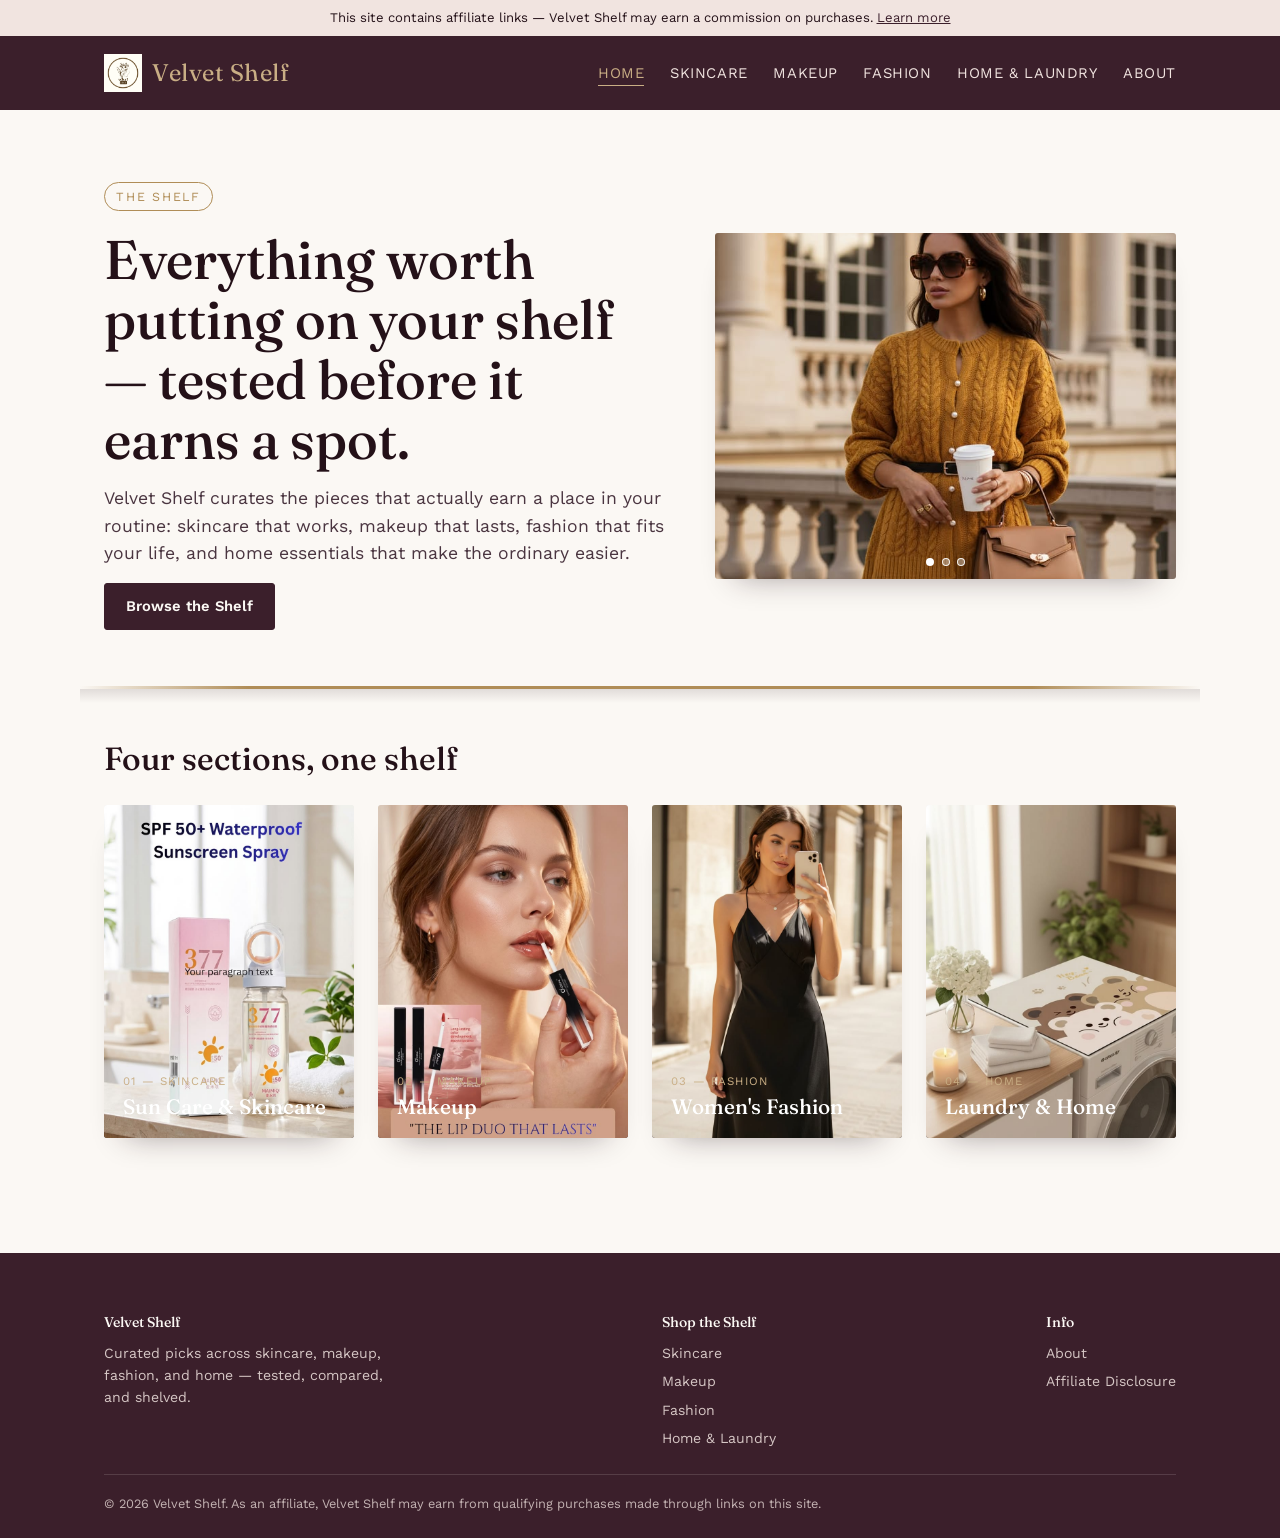
<file: index.html>
<!DOCTYPE html>
<html lang="en">
<head>
<meta charset="UTF-8">
<meta name="viewport" content="width=device-width, initial-scale=1.0">
<title>Velvet Shelf — Curated Finds in Skincare, Makeup, Fashion & Home</title>
<meta name="description" content="Velvet Shelf curates the best-tested picks in skincare, makeup, fashion, and home essentials — one shelf, four sections, no guesswork.">

<!-- Open Graph -->
<meta property="og:title" content="Velvet Shelf — Curated Finds">
<meta property="og:description" content="Skincare, makeup, fashion, and home essentials, curated and compared.">
<meta property="og:image" content="/images/og-home.jpg">
<meta property="og:url" content="https://www.velvetshelf.com/">
<meta property="og:type" content="website">

<!-- Pinterest domain verification — replace with your real code from Pinterest Business Settings -->
<meta name="p:domain_verify" content="REPLACE_WITH_YOUR_PINTEREST_CODE">

<link rel="stylesheet" href="/css/style.css">
  <meta name="p:domain_verify" content="d0caec9de6f25a61f13a63528d3df8b6"/>
</head>
<body>

<div class="disclosure-banner">
  This site contains affiliate links — Velvet Shelf may earn a commission on purchases. <a href="/disclosure.html">Learn more</a>
</div>

<header class="site-header">
  <div class="wrap">
    <a href="/index.html" class="logo">
      <img src="/images/logo.png" alt="" class="logo-mark" onerror="this.style.display='none'">
      <span class="logo-text">Velvet <span>Shelf</span></span>
    </a>
    <button class="nav-toggle" aria-expanded="false" aria-controls="main-nav">Menu</button>
    <nav class="main-nav" id="main-nav">
      <ul>
        <li><a href="/index.html" aria-current="page">Home</a></li>
        <li><a href="/skincare.html">Skincare</a></li>
        <li><a href="/makeup.html">Makeup</a></li>
        <li><a href="/fashion.html">Fashion</a></li>
        <li><a href="/laundry.html">Home &amp; Laundry</a></li>
        <li><a href="/about.html">About</a></li>
      </ul>
    </nav>
  </div>
</header>

<section class="hero">
  <div class="wrap hero-grid">
    <div>
      <span class="eyebrow">The Shelf</span>
      <h1>Everything worth putting on your shelf — tested before it earns a spot.</h1>
      <p class="lede">Velvet Shelf curates the pieces that actually earn a place in your routine: skincare that works, makeup that lasts, fashion that fits your life, and home essentials that make the ordinary easier.</p>
      <a href="#niches" class="btn">Browse the Shelf</a>
    </div>
    <div class="hero-image hero-carousel" role="region" aria-roledescription="carousel" aria-label="Velvet Shelf gallery">
      <div class="hero-carousel-track">
        <div class="hero-carousel-slide">
          <img src="/images/hero-home-1.jpg" alt="A curated shelf styled with skincare, makeup, and folded linens" loading="lazy" width="640" height="480">
        </div>
        <div class="hero-carousel-slide">
          <img src="/images/hero-home-2.jpg" alt="Close-up of skincare and makeup bottles arranged on the shelf" loading="lazy" width="640" height="480">
        </div>
        <div class="hero-carousel-slide">
          <img src="/images/hero-home-3.jpg" alt="Folded linens and home essentials styled beside the shelf" loading="lazy" width="640" height="480">
        </div>
      </div>
      <button class="carousel-arrow prev" type="button" aria-label="Previous image">&#8249;</button>
      <button class="carousel-arrow next" type="button" aria-label="Next image">&#8250;</button>
      <div class="carousel-dots" role="tablist" aria-label="Slide navigation">
        <button class="dot is-active" type="button" role="tab" aria-selected="true" aria-label="Slide 1"></button>
        <button class="dot" type="button" role="tab" aria-selected="false" aria-label="Slide 2"></button>
        <button class="dot" type="button" role="tab" aria-selected="false" aria-label="Slide 3"></button>
      </div>
    </div>
  </div>
</section>

<div class="shelf-line" aria-hidden="true"></div>

<section class="section" id="niches">
  <div class="wrap">
    <div class="section-head">
      <h2>Four sections, one shelf</h2>
    </div>
    <div class="niche-grid">
      <a class="niche-card" href="/skincare.html" style="--accent: var(--accent-skincare)">
        <img src="/images/niche-skincare.jpg" alt="Skincare products" loading="lazy">
        <div class="label"><span class="tag">01 — Skincare</span><h3>Sun Care &amp; Skincare</h3></div>
      </a>
      <a class="niche-card" href="/makeup.html" style="--accent: var(--accent-makeup)">
        <img src="/images/niche-makeup.jpg" alt="Makeup products" loading="lazy">
        <div class="label"><span class="tag">02 — Makeup</span><h3>Makeup</h3></div>
      </a>
      <a class="niche-card" href="/fashion.html" style="--accent: var(--accent-fashion)">
        <img src="/images/niche-fashion.jpg" alt="Fashion accessories" loading="lazy">
        <div class="label"><span class="tag">03 — Fashion</span><h3>Women's Fashion</h3></div>
      </a>
      <a class="niche-card" href="/laundry.html" style="--accent: var(--accent-laundry)">
        <img src="/images/niche-laundry.jpg" alt="Laundry and home organization" loading="lazy">
        <div class="label"><span class="tag">04 — Home</span><h3>Laundry &amp; Home</h3></div>
      </a>
    </div>
  </div>
</section>

<footer class="site-footer">
  <div class="wrap">
    <div class="cols">
      <div>
        <h4>Velvet Shelf</h4>
        <p style="max-width:32ch; opacity:0.85;">Curated picks across skincare, makeup, fashion, and home — tested, compared, and shelved.</p>
      </div>
      <div>
        <h4>Shop the Shelf</h4>
        <ul>
          <li><a href="/skincare.html">Skincare</a></li>
          <li><a href="/makeup.html">Makeup</a></li>
          <li><a href="/fashion.html">Fashion</a></li>
          <li><a href="/laundry.html">Home &amp; Laundry</a></li>
        </ul>
      </div>
      <div>
        <h4>Info</h4>
        <ul>
          <li><a href="/about.html">About</a></li>
          <li><a href="/disclosure.html">Affiliate Disclosure</a></li>
        </ul>
      </div>
    </div>
    <div class="fine-print">© 2026 Velvet Shelf. As an affiliate, Velvet Shelf may earn from qualifying purchases made through links on this site.</div>
  </div>
</footer>

<script src="/js/main.js"></script>
</body>
</html>
</file>
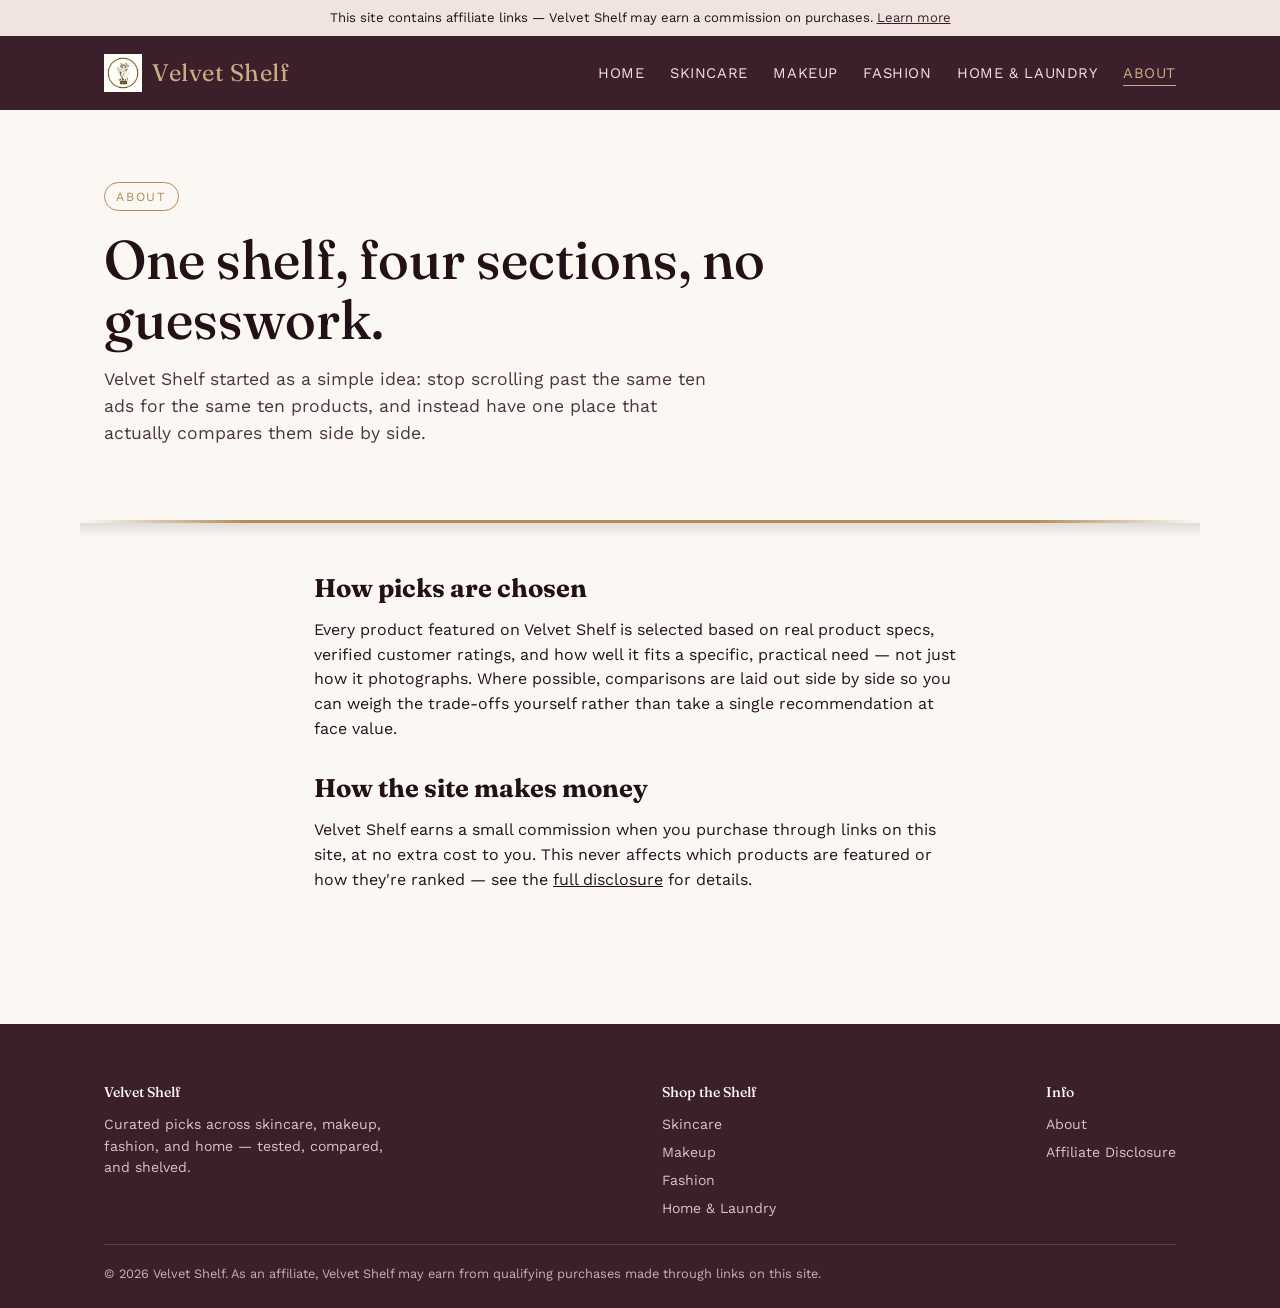
<file: about.html>
<!DOCTYPE html>
<html lang="en">
<head>
<meta charset="UTF-8">
<meta name="viewport" content="width=device-width, initial-scale=1.0">
<title>About Velvet Shelf</title>
<meta name="description" content="What Velvet Shelf is, how picks are chosen, and how the site earns money through affiliate links.">
<meta name="p:domain_verify" content="REPLACE_WITH_YOUR_PINTEREST_CODE">
<link rel="stylesheet" href="/css/style.css">
</head>
<body>

<div class="disclosure-banner">
  This site contains affiliate links — Velvet Shelf may earn a commission on purchases. <a href="/disclosure.html">Learn more</a>
</div>

<header class="site-header">
  <div class="wrap">
    <a href="/index.html" class="logo">
      <img src="/images/logo.png" alt="" class="logo-mark" onerror="this.style.display='none'">
      <span class="logo-text">Velvet <span>Shelf</span></span>
    </a>
    <button class="nav-toggle" aria-expanded="false" aria-controls="main-nav">Menu</button>
    <nav class="main-nav" id="main-nav">
      <ul>
        <li><a href="/index.html">Home</a></li>
        <li><a href="/skincare.html">Skincare</a></li>
        <li><a href="/makeup.html">Makeup</a></li>
        <li><a href="/fashion.html">Fashion</a></li>
        <li><a href="/laundry.html">Home &amp; Laundry</a></li>
        <li><a href="/about.html" aria-current="page">About</a></li>
      </ul>
    </nav>
  </div>
</header>

<section class="hero">
  <div class="wrap">
    <span class="eyebrow">About</span>
    <h1 style="max-width:22ch;">One shelf, four sections, no guesswork.</h1>
    <p class="lede">Velvet Shelf started as a simple idea: stop scrolling past the same ten ads for the same ten products, and instead have one place that actually compares them side by side.</p>
  </div>
</section>

<div class="shelf-line" aria-hidden="true"></div>

<section class="section">
  <div class="wrap" style="max-width:70ch;">
    <h2 style="margin-bottom:1rem; font-size:1.6rem;">How picks are chosen</h2>
    <p>Every product featured on Velvet Shelf is selected based on real product specs, verified customer ratings, and how well it fits a specific, practical need — not just how it photographs. Where possible, comparisons are laid out side by side so you can weigh the trade-offs yourself rather than take a single recommendation at face value.</p>
    <h2 style="margin:2rem 0 1rem; font-size:1.6rem;">How the site makes money</h2>
    <p>Velvet Shelf earns a small commission when you purchase through links on this site, at no extra cost to you. This never affects which products are featured or how they're ranked — see the <a href="/disclosure.html">full disclosure</a> for details.</p>
  </div>
</section>

<footer class="site-footer">
  <div class="wrap">
    <div class="cols">
      <div>
        <h4>Velvet Shelf</h4>
        <p style="max-width:32ch; opacity:0.85;">Curated picks across skincare, makeup, fashion, and home — tested, compared, and shelved.</p>
      </div>
      <div>
        <h4>Shop the Shelf</h4>
        <ul>
          <li><a href="/skincare.html">Skincare</a></li>
          <li><a href="/makeup.html">Makeup</a></li>
          <li><a href="/fashion.html">Fashion</a></li>
          <li><a href="/laundry.html">Home &amp; Laundry</a></li>
        </ul>
      </div>
      <div>
        <h4>Info</h4>
        <ul>
          <li><a href="/about.html">About</a></li>
          <li><a href="/disclosure.html">Affiliate Disclosure</a></li>
        </ul>
      </div>
    </div>
    <div class="fine-print">© 2026 Velvet Shelf. As an affiliate, Velvet Shelf may earn from qualifying purchases made through links on this site.</div>
  </div>
</footer>

<script src="/js/main.js"></script>
</body>
</html>
</file>
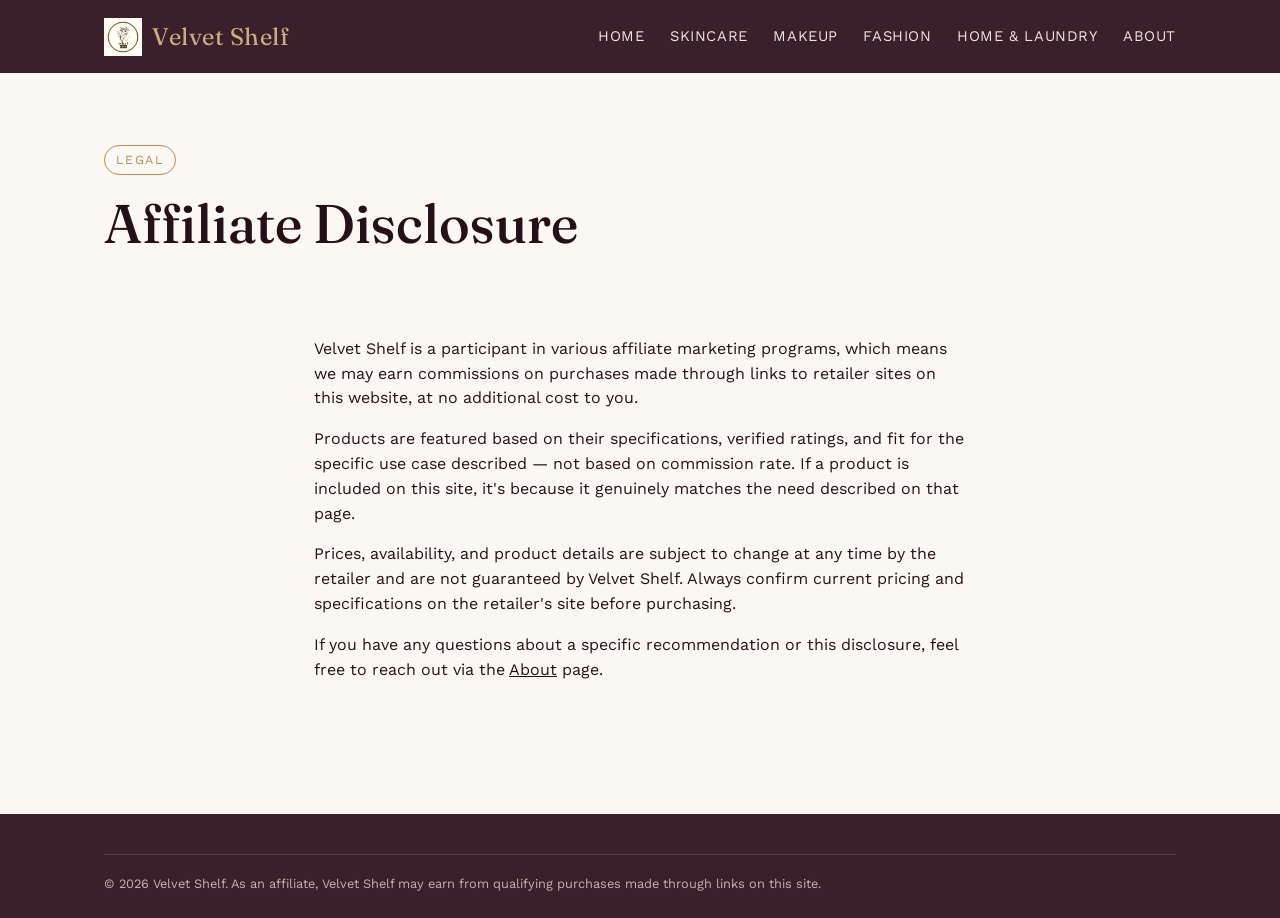
<file: disclosure.html>
<!DOCTYPE html>
<html lang="en">
<head>
<meta charset="UTF-8">
<meta name="viewport" content="width=device-width, initial-scale=1.0">
<title>Affiliate Disclosure — Velvet Shelf</title>
<meta name="description" content="Velvet Shelf's affiliate disclosure statement.">
<meta name="p:domain_verify" content="REPLACE_WITH_YOUR_PINTEREST_CODE">
<link rel="stylesheet" href="/css/style.css">
</head>
<body>

<header class="site-header">
  <div class="wrap">
    <a href="/index.html" class="logo">
      <img src="/images/logo.png" alt="" class="logo-mark" onerror="this.style.display='none'">
      <span class="logo-text">Velvet <span>Shelf</span></span>
    </a>
    <button class="nav-toggle" aria-expanded="false" aria-controls="main-nav">Menu</button>
    <nav class="main-nav" id="main-nav">
      <ul>
        <li><a href="/index.html">Home</a></li>
        <li><a href="/skincare.html">Skincare</a></li>
        <li><a href="/makeup.html">Makeup</a></li>
        <li><a href="/fashion.html">Fashion</a></li>
        <li><a href="/laundry.html">Home &amp; Laundry</a></li>
        <li><a href="/about.html">About</a></li>
      </ul>
    </nav>
  </div>
</header>

<section class="hero" style="padding-bottom:1rem;">
  <div class="wrap">
    <span class="eyebrow">Legal</span>
    <h1 style="max-width:20ch;">Affiliate Disclosure</h1>
  </div>
</section>

<section class="section">
  <div class="wrap" style="max-width:70ch;">
    <p>Velvet Shelf is a participant in various affiliate marketing programs, which means we may earn commissions on purchases made through links to retailer sites on this website, at no additional cost to you.</p>
    <p>Products are featured based on their specifications, verified ratings, and fit for the specific use case described — not based on commission rate. If a product is included on this site, it's because it genuinely matches the need described on that page.</p>
    <p>Prices, availability, and product details are subject to change at any time by the retailer and are not guaranteed by Velvet Shelf. Always confirm current pricing and specifications on the retailer's site before purchasing.</p>
    <p>If you have any questions about a specific recommendation or this disclosure, feel free to reach out via the <a href="/about.html">About</a> page.</p>
  </div>
</section>

<footer class="site-footer">
  <div class="wrap">
    <div class="fine-print">© 2026 Velvet Shelf. As an affiliate, Velvet Shelf may earn from qualifying purchases made through links on this site.</div>
  </div>
</footer>

<script src="/js/main.js"></script>
</body>
</html>
</file>
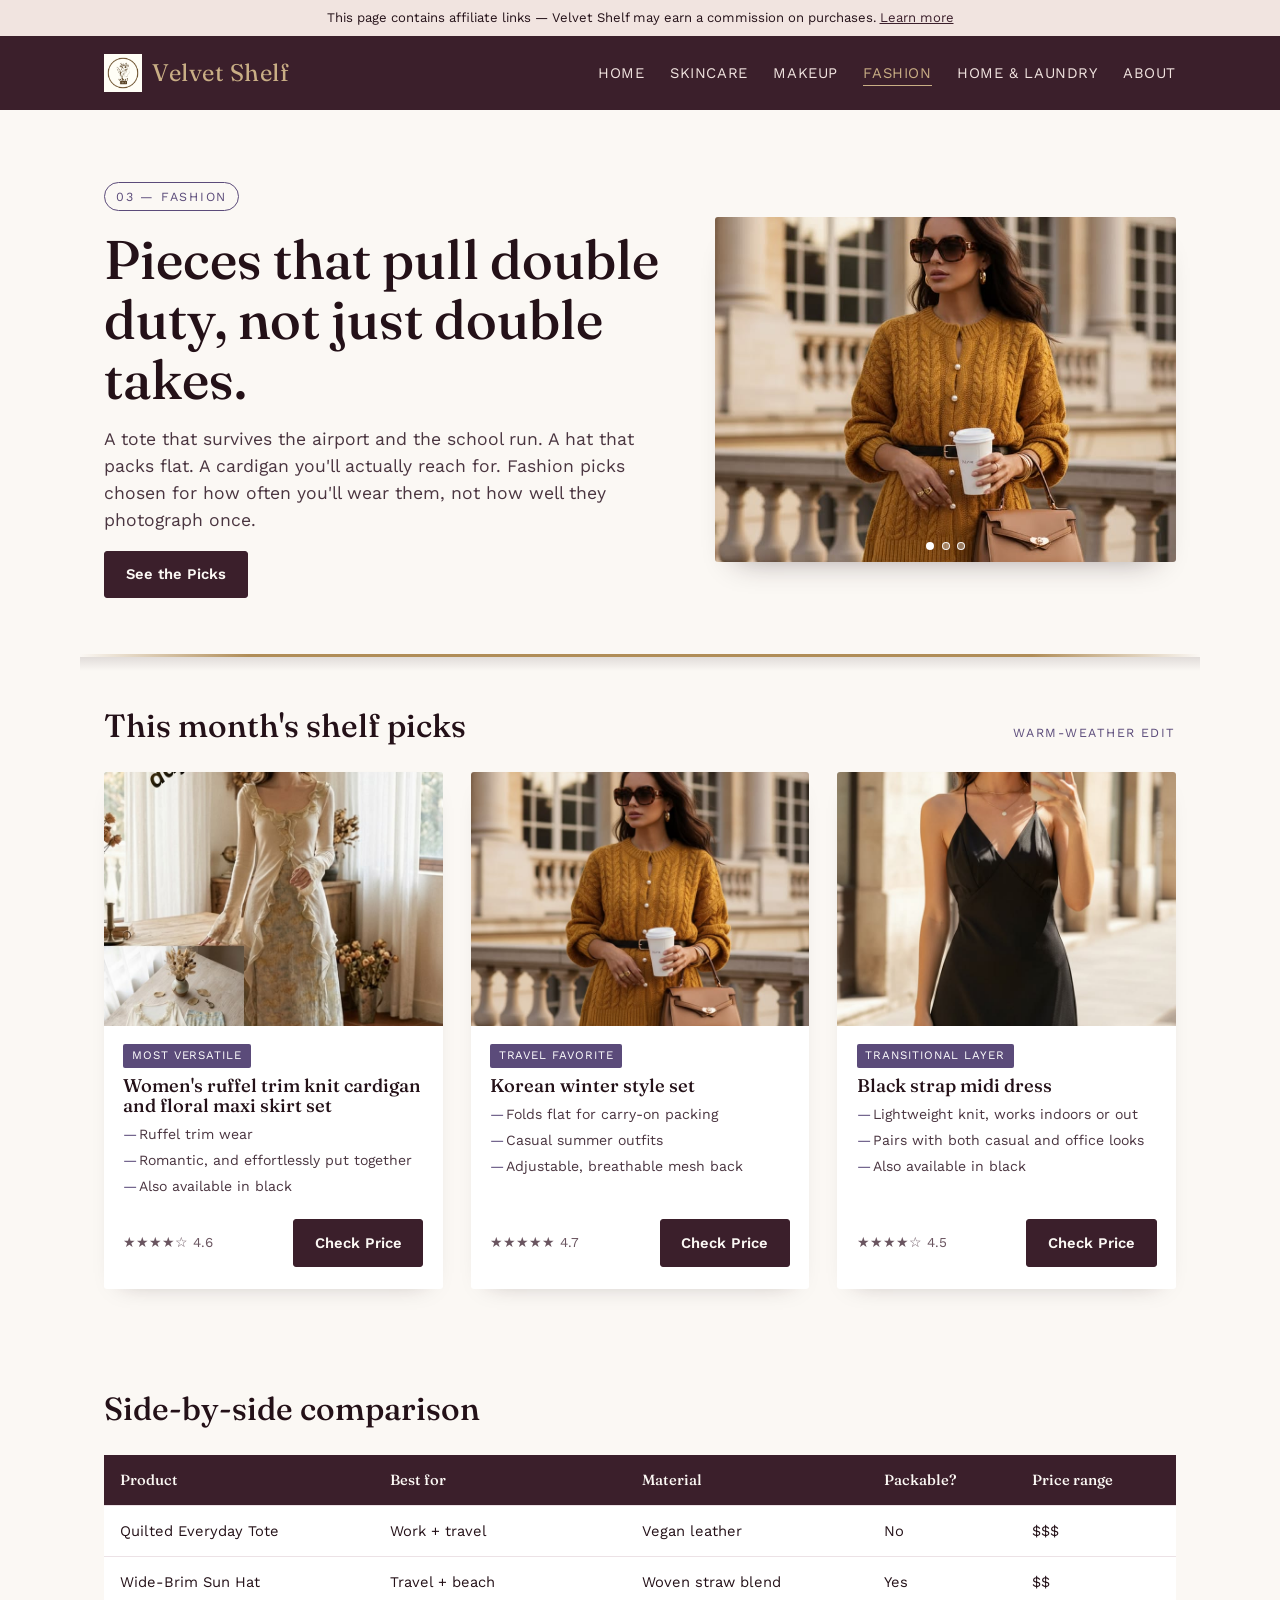
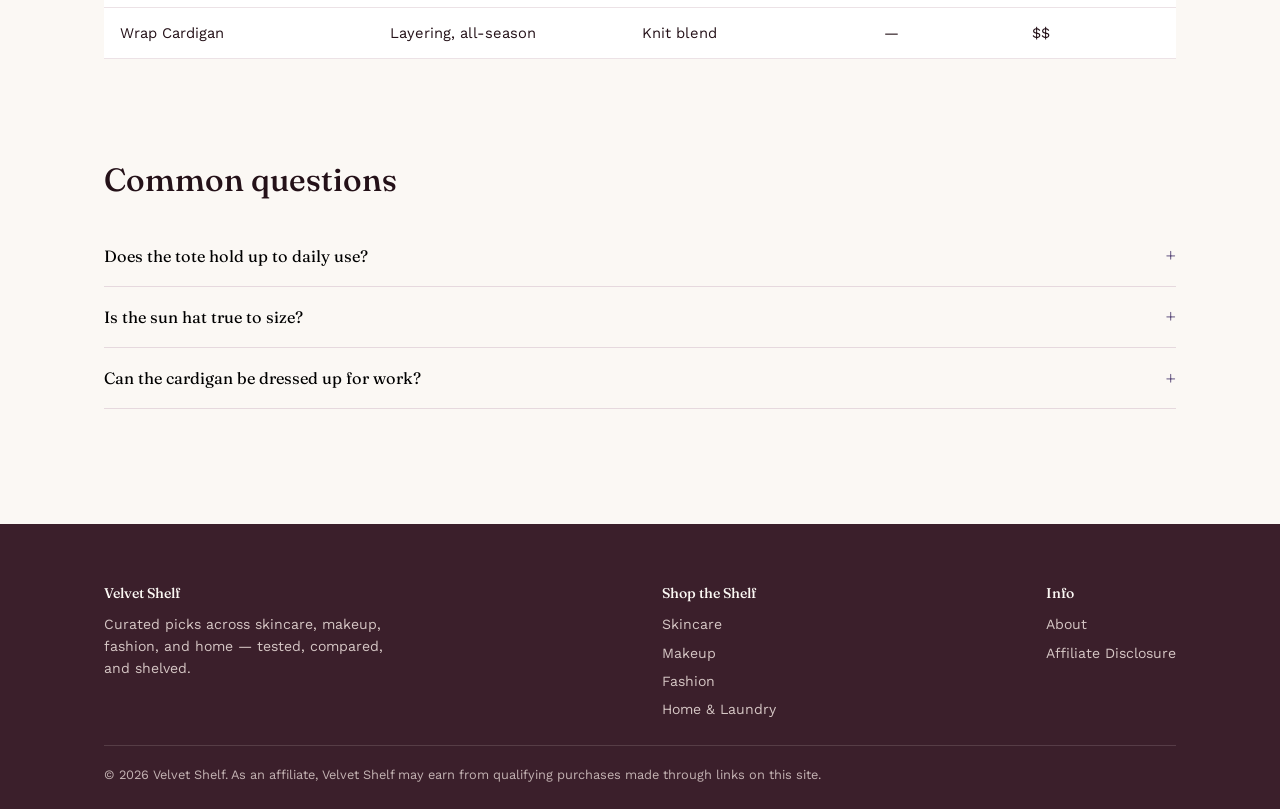
<file: fashion.html>
<!DOCTYPE html>
<html lang="en">
<head>
<meta charset="UTF-8">
<meta name="viewport" content="width=device-width, initial-scale=1.0">
<title>Women's Fashion Picks — Velvet Shelf</title>
<meta name="description" content="Velvet Shelf's tested fashion picks — everyday bags, versatile layers, and accessories built to last a season, not a scroll.">

<meta property="og:title" content="Women's Fashion Picks — Velvet Shelf">
<meta property="og:description" content="Tested fashion picks, compared side by side.">
<meta property="og:image" content="/images/og-fashion.jpg">
<meta property="og:url" content="https://www.velvetshelf.com/fashion.html">
<meta property="og:type" content="website">

<meta name="p:domain_verify" content="REPLACE_WITH_YOUR_PINTEREST_CODE">

<script type="application/ld+json">
{
  "@context": "https://schema.org",
  "@type": "ItemList",
  "name": "Velvet Shelf Fashion Picks",
  "itemListElement": [
    { "@type": "Product", "position": 1, "name": "Quilted Everyday Tote" },
    { "@type": "Product", "position": 2, "name": "Packable Wide-Brim Sun Hat" },
    { "@type": "Product", "position": 3, "name": "Layer-Ready Wrap Cardigan" }
  ]
}
</script>

<link rel="stylesheet" href="/css/style.css">
</head>
<body class="niche-fashion" data-niche="fashion">

<div class="disclosure-banner">
  This page contains affiliate links — Velvet Shelf may earn a commission on purchases. <a href="/disclosure.html">Learn more</a>
</div>

<header class="site-header">
  <div class="wrap">
    <a href="/index.html" class="logo">
      <img src="/images/logo.png" alt="" class="logo-mark" onerror="this.style.display='none'">
      <span class="logo-text">Velvet <span>Shelf</span></span>
    </a>
    <button class="nav-toggle" aria-expanded="false" aria-controls="main-nav">Menu</button>
    <nav class="main-nav" id="main-nav">
      <ul>
        <li><a href="/index.html">Home</a></li>
        <li><a href="/skincare.html">Skincare</a></li>
        <li><a href="/makeup.html">Makeup</a></li>
        <li><a href="/fashion.html" aria-current="page">Fashion</a></li>
        <li><a href="/laundry.html">Home &amp; Laundry</a></li>
        <li><a href="/about.html">About</a></li>
      </ul>
    </nav>
  </div>
</header>

<section class="hero">
  <div class="wrap hero-grid">
    <div>
      <span class="eyebrow">03 — Fashion</span>
      <h1>Pieces that pull double duty, not just double takes.</h1>
      <p class="lede">A tote that survives the airport and the school run. A hat that packs flat. A cardigan you'll actually reach for. Fashion picks chosen for how often you'll wear them, not how well they photograph once.</p>
      <a href="#picks" class="btn">See the Picks</a>
    </div>
    <div class="hero-image hero-carousel" role="region" aria-roledescription="carousel" aria-label="Fashion gallery">
      <div class="hero-carousel-track">
        <div class="hero-carousel-slide">
          <img src="/images/hero-home-1.jpg" alt="Handbag, hat, and cardigan styled together" loading="lazy" width="640" height="480">
        </div>
        <div class="hero-carousel-slide">
          <img src="/images/fashion outfits image 8.jpg" alt="Quilted tote styled with everyday outfit pieces" loading="lazy" width="640" height="480">
        </div>
        <div class="hero-carousel-slide">
          <img src="/images/fashion outfits image 7.jpg" alt="Wrap cardigan layered over a simple outfit" loading="lazy" width="640" height="480">
        </div>
      </div>
      <button class="carousel-arrow prev" type="button" aria-label="Previous image">&#8249;</button>
      <button class="carousel-arrow next" type="button" aria-label="Next image">&#8250;</button>
      <div class="carousel-dots" role="tablist" aria-label="Slide navigation">
        <button class="dot is-active" type="button" role="tab" aria-selected="true" aria-label="Slide 1"></button>
        <button class="dot" type="button" role="tab" aria-selected="false" aria-label="Slide 2"></button>
        <button class="dot" type="button" role="tab" aria-selected="false" aria-label="Slide 3"></button>
      </div>
    </div>
  </div>
</section>

<div class="shelf-line" aria-hidden="true"></div>

<section class="section" id="picks">
  <div class="wrap">
    <div class="section-head">
      <h2>This month's shelf picks</h2>
      <span class="tag">Warm-weather edit</span>
    </div>

    <div class="product-grid">

      <article class="product-card">
        <figure><img src="/images/fashion outfits image 1.jpg" alt="Quilted Everyday Tote" loading="lazy"></figure>
        <div class="body">
          <span class="shelf-tag">Most versatile</span>
          <h3>Women's ruffel trim knit cardigan and floral maxi skirt set</h3>
          <ul class="benefits">
            <li>Ruffel trim wear</li>
            <li>Romantic, and effortlessly put together</li>
            <li>Also available in black</li>
          </ul>
          <div class="price-row">
            <span class="rating">★★★★☆ 4.6</span>
            <a class="btn" rel="sponsored noopener" target="_blank" data-product="Quilted Everyday Tote" data-niche="fashion" href="https://s.click.aliexpress.com/e/_c2vxoTqB">Check Price</a>
          </div>
        </div>
      </article>

      <article class="product-card">
        <figure><img src="/images/hero-home-1.jpg" alt="Packable Wide-Brim Sun Hat" loading="lazy"></figure>
        <div class="body">
          <span class="shelf-tag">Travel favorite</span>
          <h3>Korean winter style set</h3>
          <ul class="benefits">
            <li>Folds flat for carry-on packing</li>
            <li>Casual summer outfits</li>
            <li>Adjustable, breathable mesh back</li>
          </ul>
          <div class="price-row">
            <span class="rating">★★★★★ 4.7</span>
            <a class="btn" rel="sponsored noopener" target="_blank" data-product="Packable Wide-Brim Sun Hat" data-niche="fashion" href="https://s.click.aliexpress.com/e/_c2xzIC5v">Check Price</a>
          </div>
        </div>
      </article>

      <article class="product-card">
        <figure><img src="/images/niche-fashion.jpg" alt="Layer-Ready Wrap Cardigan" loading="lazy"></figure>
        <div class="body">
          <span class="shelf-tag">Transitional layer</span>
          <h3>Black strap midi dress</h3>
          <ul class="benefits">
            <li>Lightweight knit, works indoors or out</li>
            <li>Pairs with both casual and office looks</li>
            <li>Also available in black </li>
          </ul>
          <div class="price-row">
            <span class="rating">★★★★☆ 4.5</span>
            <a class="btn" rel="sponsored noopener" target="_blank" data-product="Layer-Ready Wrap Cardigan" data-niche="fashion" href="https://s.click.aliexpress.com/e/_c3CkxuDz">Check Price</a>
          </div>
        </div>
      </article>

    </div>
  </div>
</section>

<section class="section">
  <div class="wrap">
    <div class="section-head"><h2>Side-by-side comparison</h2></div>
    <div class="compare-table-wrap">
      <table class="compare">
        <thead>
          <tr><th>Product</th><th>Best for</th><th>Material</th><th>Packable?</th><th>Price range</th></tr>
        </thead>
        <tbody>
          <tr><td>Quilted Everyday Tote</td><td>Work + travel</td><td>Vegan leather</td><td>No</td><td>$$$</td></tr>
          <tr><td>Wide-Brim Sun Hat</td><td>Travel + beach</td><td>Woven straw blend</td><td>Yes</td><td>$$</td></tr>
          <tr><td>Wrap Cardigan</td><td>Layering, all-season</td><td>Knit blend</td><td>—</td><td>$$</td></tr>
        </tbody>
      </table>
    </div>
  </div>
</section>

<section class="section">
  <div class="wrap">
    <div class="section-head"><h2>Common questions</h2></div>

    <div class="faq-item" data-open="false">
      <button class="faq-q" aria-expanded="false"><span>Does the tote hold up to daily use?</span><span class="icon">+</span></button>
      <div class="faq-a"><p>The quilted construction is designed for daily wear, with reinforced handles and stitching at stress points — it's built as a workhorse bag, not an occasional-use piece.</p></div>
    </div>
    <div class="faq-item" data-open="false">
      <button class="faq-q" aria-expanded="false"><span>Is the sun hat true to size?</span><span class="icon">+</span></button>
      <div class="faq-a"><p>It comes with an adjustable inner band, so it fits a range of head sizes comfortably rather than requiring an exact size match.</p></div>
    </div>
    <div class="faq-item" data-open="false">
      <button class="faq-q" aria-expanded="false"><span>Can the cardigan be dressed up for work?</span><span class="icon">+</span></button>
      <div class="faq-a"><p>Yes — the knit is fine enough to layer over blouses for office wear, while also working casually over a t-shirt on weekends.</p></div>
    </div>
  </div>
</section>

<div class="sticky-cta">
  <div class="wrap" style="display:flex; justify-content:space-between; align-items:center; gap:1rem;">
    <span style="color:#F1E4E0; font-size:0.9rem;">Shop this month's fashion edit</span>
    <a href="#picks" class="btn" style="background:var(--accent-fashion); border-color:var(--accent-fashion);">View Picks</a>
  </div>
</div>

<footer class="site-footer">
  <div class="wrap">
    <div class="cols">
      <div>
        <h4>Velvet Shelf</h4>
        <p style="max-width:32ch; opacity:0.85;">Curated picks across skincare, makeup, fashion, and home — tested, compared, and shelved.</p>
      </div>
      <div>
        <h4>Shop the Shelf</h4>
        <ul>
          <li><a href="/skincare.html">Skincare</a></li>
          <li><a href="/makeup.html">Makeup</a></li>
          <li><a href="/fashion.html">Fashion</a></li>
          <li><a href="/laundry.html">Home &amp; Laundry</a></li>
        </ul>
      </div>
      <div>
        <h4>Info</h4>
        <ul>
          <li><a href="/about.html">About</a></li>
          <li><a href="/disclosure.html">Affiliate Disclosure</a></li>
        </ul>
      </div>
    </div>
    <div class="fine-print">© 2026 Velvet Shelf. As an affiliate, Velvet Shelf may earn from qualifying purchases made through links on this site.</div>
  </div>
</footer>

<script src="/js/main.js"></script>
</body>
</html>
</file>
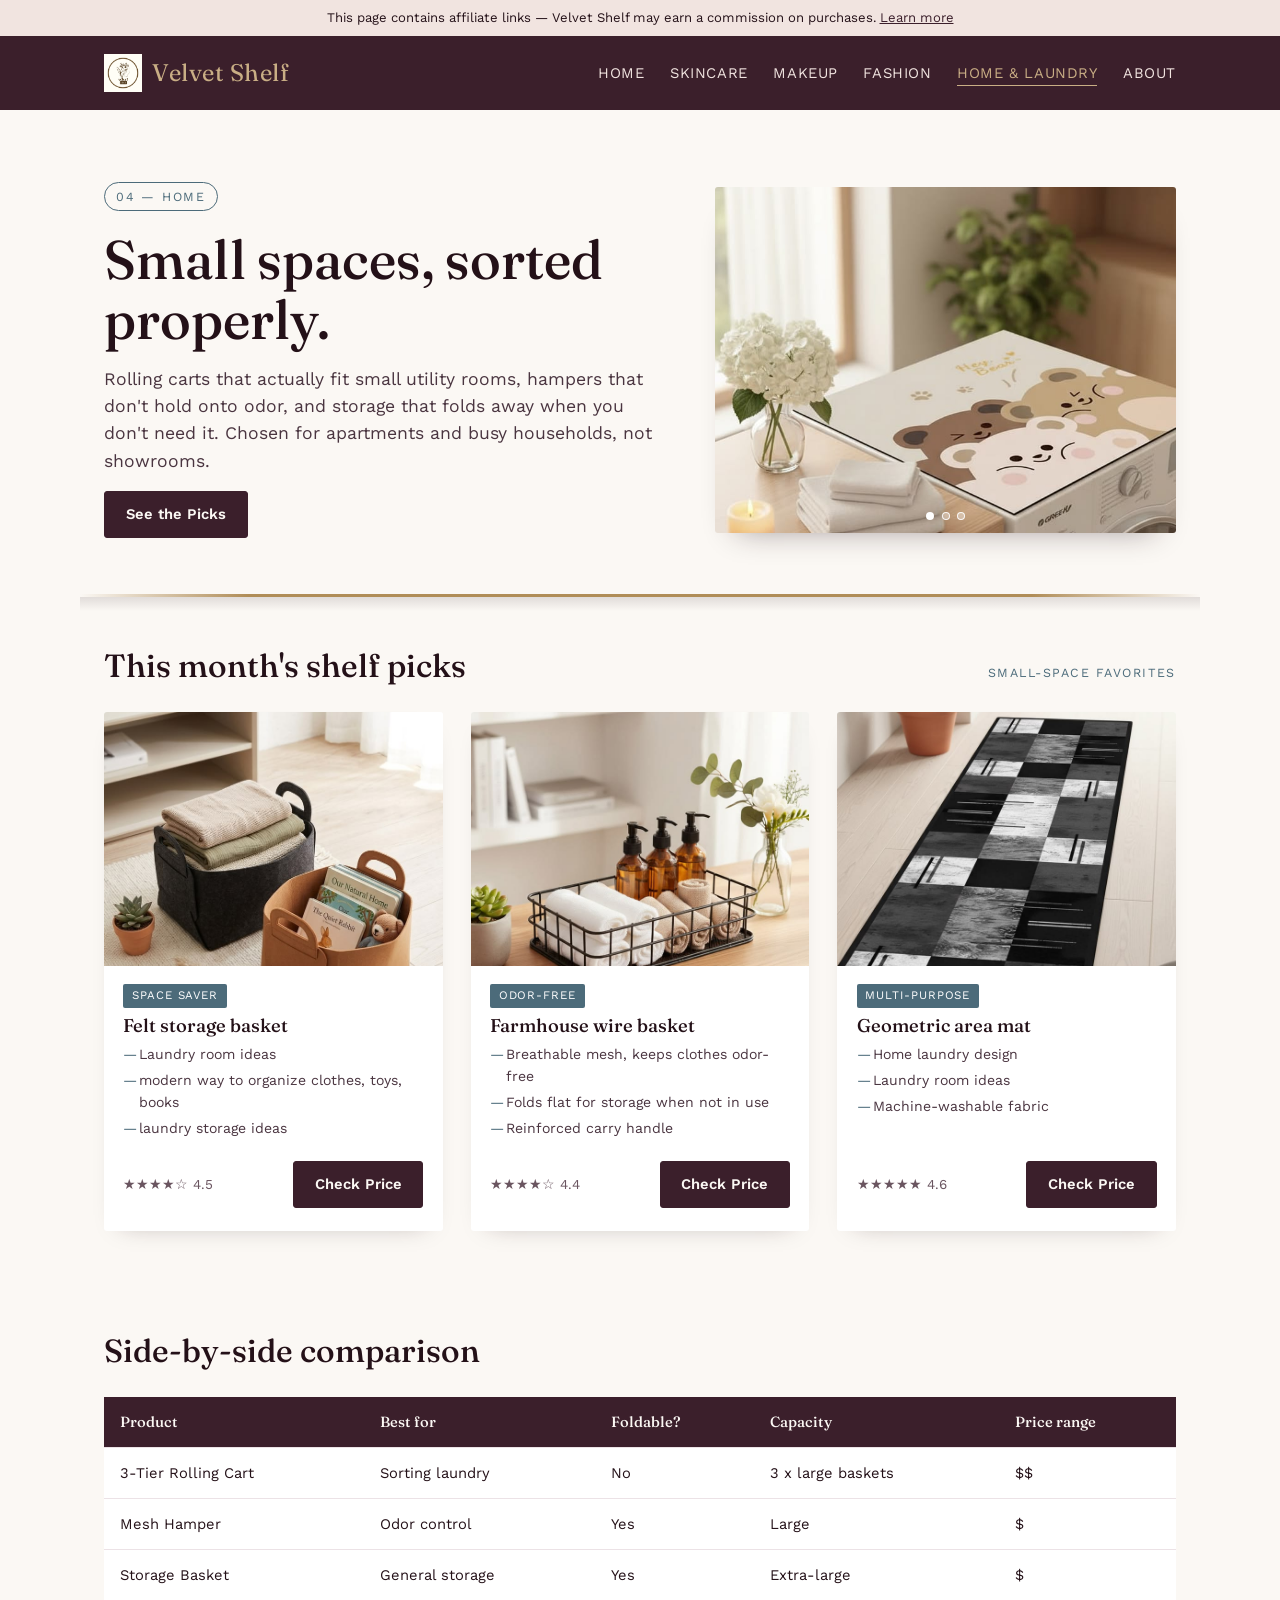
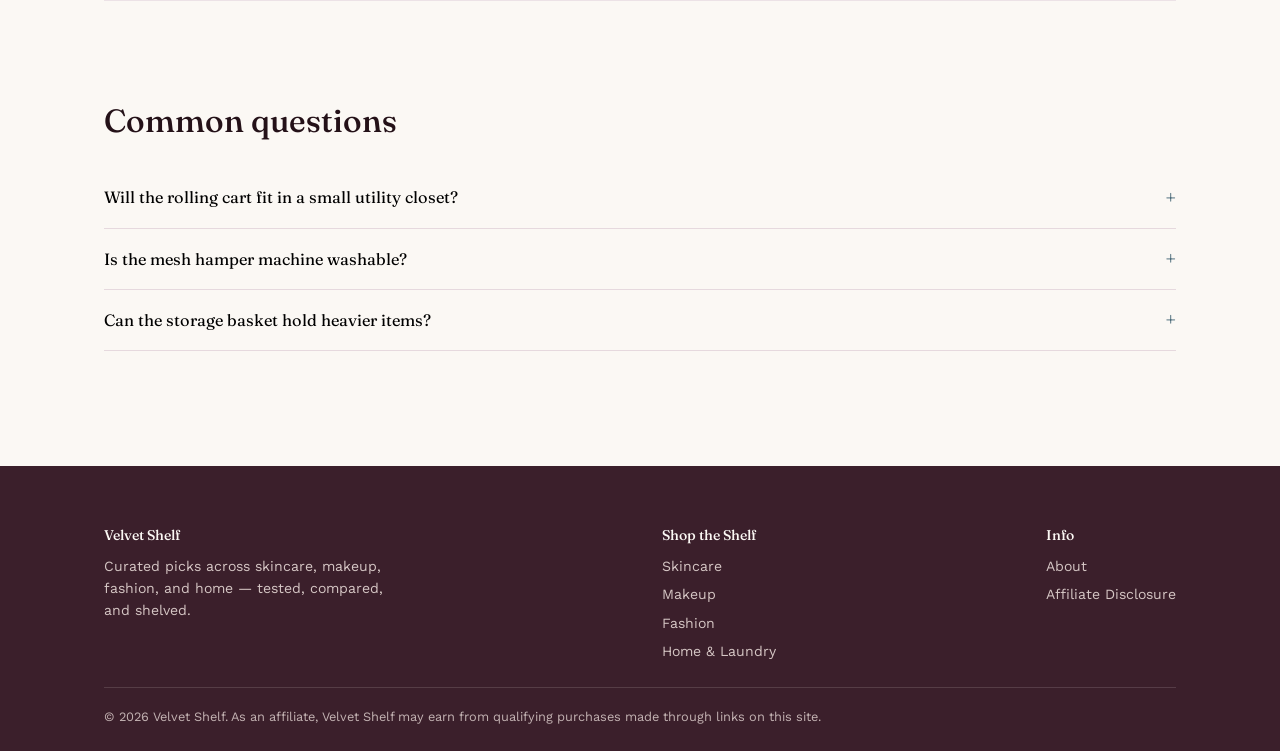
<file: laundry.html>
<!DOCTYPE html>
<html lang="en">
<head>
<meta charset="UTF-8">
<meta name="viewport" content="width=device-width, initial-scale=1.0">
<title>Laundry &amp; Home Organization Picks — Velvet Shelf</title>
<meta name="description" content="Velvet Shelf's tested laundry and home organization picks — space-saving carts, breathable hampers, and the small tools that fix daily clutter.">

<meta property="og:title" content="Laundry & Home Organization Picks — Velvet Shelf">
<meta property="og:description" content="Tested laundry and home organization picks, compared side by side.">
<meta property="og:image" content="/images/og-laundry.jpg">
<meta property="og:url" content="https://www.velvetshelf.com/laundry.html">
<meta property="og:type" content="website">

<meta name="p:domain_verify" content="REPLACE_WITH_YOUR_PINTEREST_CODE">

<script type="application/ld+json">
{
  "@context": "https://schema.org",
  "@type": "ItemList",
  "name": "Velvet Shelf Home & Laundry Picks",
  "itemListElement": [
    { "@type": "Product", "position": 1, "name": "3-Tier Rolling Laundry Cart" },
    { "@type": "Product", "position": 2, "name": "Collapsible Mesh Hamper" },
    { "@type": "Product", "position": 3, "name": "Large Collapsible Storage Basket" }
  ]
}
</script>

<link rel="stylesheet" href="/css/style.css">
</head>
<body class="niche-laundry" data-niche="laundry">

<div class="disclosure-banner">
  This page contains affiliate links — Velvet Shelf may earn a commission on purchases. <a href="/disclosure.html">Learn more</a>
</div>

<header class="site-header">
  <div class="wrap">
    <a href="/index.html" class="logo">
      <img src="/images/logo.png" alt="" class="logo-mark" onerror="this.style.display='none'">
      <span class="logo-text">Velvet <span>Shelf</span></span>
    </a>
    <button class="nav-toggle" aria-expanded="false" aria-controls="main-nav">Menu</button>
    <nav class="main-nav" id="main-nav">
      <ul>
        <li><a href="/index.html">Home</a></li>
        <li><a href="/skincare.html">Skincare</a></li>
        <li><a href="/makeup.html">Makeup</a></li>
        <li><a href="/fashion.html">Fashion</a></li>
        <li><a href="/laundry.html" aria-current="page">Home &amp; Laundry</a></li>
        <li><a href="/about.html">About</a></li>
      </ul>
    </nav>
  </div>
</header>

<section class="hero">
  <div class="wrap hero-grid">
    <div>
      <span class="eyebrow">04 — Home</span>
      <h1>Small spaces, sorted properly.</h1>
      <p class="lede">Rolling carts that actually fit small utility rooms, hampers that don't hold onto odor, and storage that folds away when you don't need it. Chosen for apartments and busy households, not showrooms.</p>
      <a href="#picks" class="btn">See the Picks</a>
    </div>
    <div class="hero-image hero-carousel" role="region" aria-roledescription="carousel" aria-label="Home & Laundry gallery">
      <div class="hero-carousel-track">
        <div class="hero-carousel-slide">
          <img src="/images/niche-laundry.jpg" alt="Laundry cart and folded linens in a utility room" loading="lazy" width="640" height="480">
        </div>
        <div class="hero-carousel-slide">
          <img src="/images/laundry image 1.jpg" alt="Mesh hamper tucked into a small utility corner" loading="lazy" width="640" height="480">
        </div>
        <div class="hero-carousel-slide">
          <img src="/images/laundry image 2.jpg" alt="Storage baskets stacked neatly on open shelving" loading="lazy" width="640" height="480">
        </div>
      </div>
      <button class="carousel-arrow prev" type="button" aria-label="Previous image">&#8249;</button>
      <button class="carousel-arrow next" type="button" aria-label="Next image">&#8250;</button>
      <div class="carousel-dots" role="tablist" aria-label="Slide navigation">
        <button class="dot is-active" type="button" role="tab" aria-selected="true" aria-label="Slide 1"></button>
        <button class="dot" type="button" role="tab" aria-selected="false" aria-label="Slide 2"></button>
        <button class="dot" type="button" role="tab" aria-selected="false" aria-label="Slide 3"></button>
      </div>
    </div>
  </div>
</section>

<div class="shelf-line" aria-hidden="true"></div>

<section class="section" id="picks">
  <div class="wrap">
    <div class="section-head">
      <h2>This month's shelf picks</h2>
      <span class="tag">Small-space favorites</span>
    </div>

    <div class="product-grid">

      <article class="product-card">
        <figure><img src="/images/laundry image.jpg" alt="3-Tier Rolling Laundry Cart" loading="lazy"></figure>
        <div class="body">
          <span class="shelf-tag">Space saver</span>
          <h3>Felt storage basket</h3>
          <ul class="benefits">
            <li>Laundry room ideas</li>
            <li> modern way to organize clothes, toys, books</li>
            <li>laundry storage ideas</li>
          </ul>
          <div class="price-row">
            <span class="rating">★★★★☆ 4.5</span>
            <a class="btn" rel="sponsored noopener" target="_blank" data-product="3-Tier Rolling Laundry Cart" data-niche="laundry" href="https://s.click.aliexpress.com/e/_c4BfIZH5">Check Price</a>
          </div>
        </div>
      </article>

      <article class="product-card">
        <figure><img src="/images/laundry image 1.jpg" alt="Collapsible Mesh Hamper" loading="lazy"></figure>
        <div class="body">
          <span class="shelf-tag">Odor-free</span>
          <h3>Farmhouse wire basket</h3>
          <ul class="benefits">
            <li>Breathable mesh, keeps clothes odor-free</li>
            <li>Folds flat for storage when not in use</li>
            <li>Reinforced carry handle</li>
          </ul>
          <div class="price-row">
            <span class="rating">★★★★☆ 4.4</span>
            <a class="btn" rel="sponsored noopener" target="_blank" data-product="Collapsible Mesh Hamper" data-niche="laundry" href="https://s.click.aliexpress.com/e/_c33loYE3">Check Price</a>
          </div>
        </div>
      </article>

      <article class="product-card">
        <figure><img src="/images/laundry image 2.jpg" alt="Large Collapsible Storage Basket" loading="lazy"></figure>
        <div class="body">
          <span class="shelf-tag">Multi-purpose</span>
          <h3>Geometric area mat</h3>
          <ul class="benefits">
            <li>Home laundry design </li>
            <li>Laundry room ideas</li>
            <li>Machine-washable fabric</li>
          </ul>
          <div class="price-row">
            <span class="rating">★★★★★ 4.6</span>
            <a class="btn" rel="sponsored noopener" target="_blank" data-product="Large Collapsible Storage Basket" data-niche="laundry" href="https://s.click.aliexpress.com/e/_c4WDKcL5">Check Price</a>
          </div>
        </div>
      </article>

    </div>
  </div>
</section>

<section class="section">
  <div class="wrap">
    <div class="section-head"><h2>Side-by-side comparison</h2></div>
    <div class="compare-table-wrap">
      <table class="compare">
        <thead>
          <tr><th>Product</th><th>Best for</th><th>Foldable?</th><th>Capacity</th><th>Price range</th></tr>
        </thead>
        <tbody>
          <tr><td>3-Tier Rolling Cart</td><td>Sorting laundry</td><td>No</td><td>3 x large baskets</td><td>$$</td></tr>
          <tr><td>Mesh Hamper</td><td>Odor control</td><td>Yes</td><td>Large</td><td>$</td></tr>
          <tr><td>Storage Basket</td><td>General storage</td><td>Yes</td><td>Extra-large</td><td>$</td></tr>
        </tbody>
      </table>
    </div>
  </div>
</section>

<section class="section">
  <div class="wrap">
    <div class="section-head"><h2>Common questions</h2></div>

    <div class="faq-item" data-open="false">
      <button class="faq-q" aria-expanded="false"><span>Will the rolling cart fit in a small utility closet?</span><span class="icon">+</span></button>
      <div class="faq-a"><p>It's designed with a narrow footprint for small spaces, but it's worth measuring your utility area before ordering since dimensions vary slightly by seller.</p></div>
    </div>
    <div class="faq-item" data-open="false">
      <button class="faq-q" aria-expanded="false"><span>Is the mesh hamper machine washable?</span><span class="icon">+</span></button>
      <div class="faq-a"><p>Yes, the fabric shell can typically be spot-cleaned or machine washed on a gentle cycle — check the specific product listing for exact care instructions.</p></div>
    </div>
    <div class="faq-item" data-open="false">
      <button class="faq-q" aria-expanded="false"><span>Can the storage basket hold heavier items?</span><span class="icon">+</span></button>
      <div class="faq-a"><p>The reinforced base supports moderate weight well (linens, towels, toys), though very heavy items like books are better suited to rigid storage.</p></div>
    </div>
  </div>
</section>

<div class="sticky-cta">
  <div class="wrap" style="display:flex; justify-content:space-between; align-items:center; gap:1rem;">
    <span style="color:#F1E4E0; font-size:0.9rem;">Shop this month's home edit</span>
    <a href="#picks" class="btn" style="background:var(--accent-laundry); border-color:var(--accent-laundry);">View Picks</a>
  </div>
</div>

<footer class="site-footer">
  <div class="wrap">
    <div class="cols">
      <div>
        <h4>Velvet Shelf</h4>
        <p style="max-width:32ch; opacity:0.85;">Curated picks across skincare, makeup, fashion, and home — tested, compared, and shelved.</p>
      </div>
      <div>
        <h4>Shop the Shelf</h4>
        <ul>
          <li><a href="/skincare.html">Skincare</a></li>
          <li><a href="/makeup.html">Makeup</a></li>
          <li><a href="/fashion.html">Fashion</a></li>
          <li><a href="/laundry.html">Home &amp; Laundry</a></li>
        </ul>
      </div>
      <div>
        <h4>Info</h4>
        <ul>
          <li><a href="/about.html">About</a></li>
          <li><a href="/disclosure.html">Affiliate Disclosure</a></li>
        </ul>
      </div>
    </div>
    <div class="fine-print">© 2026 Velvet Shelf. As an affiliate, Velvet Shelf may earn from qualifying purchases made through links on this site.</div>
  </div>
</footer>

<script src="/js/main.js"></script>
</body>
</html>
</file>
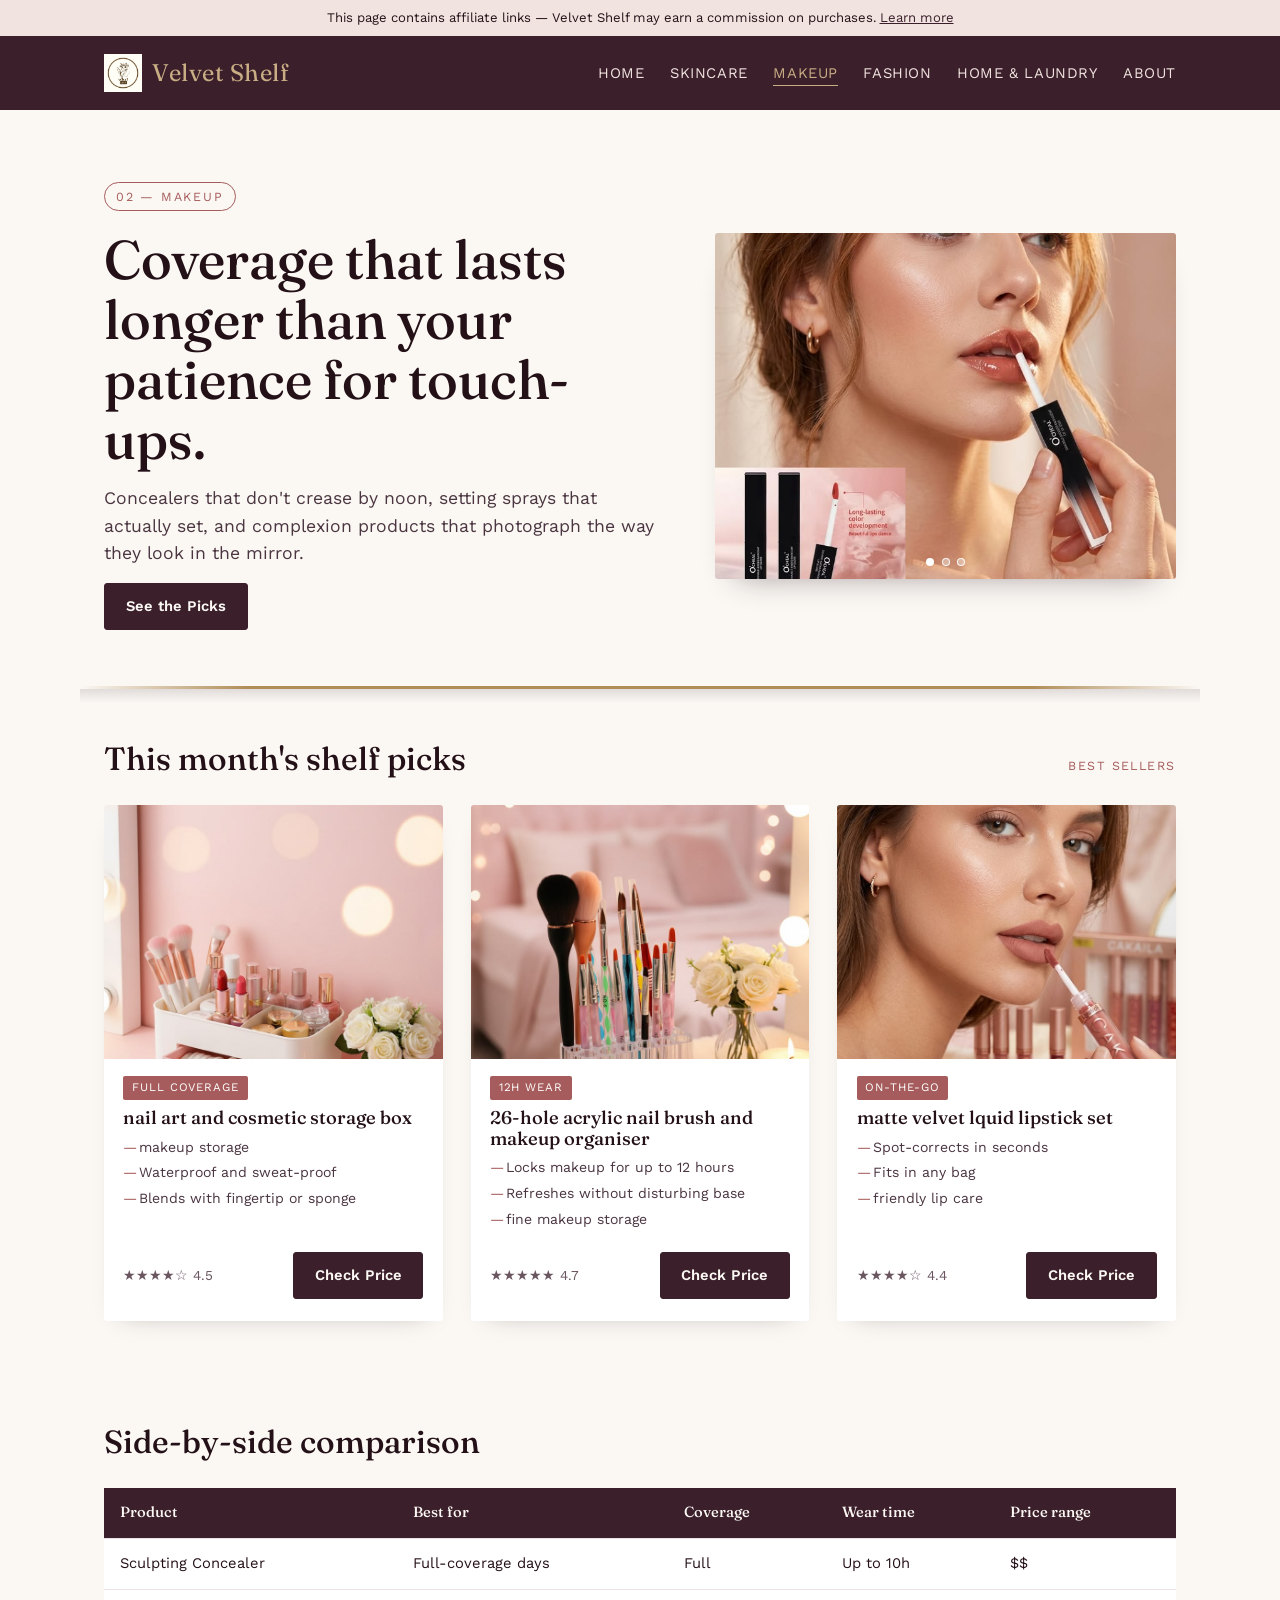
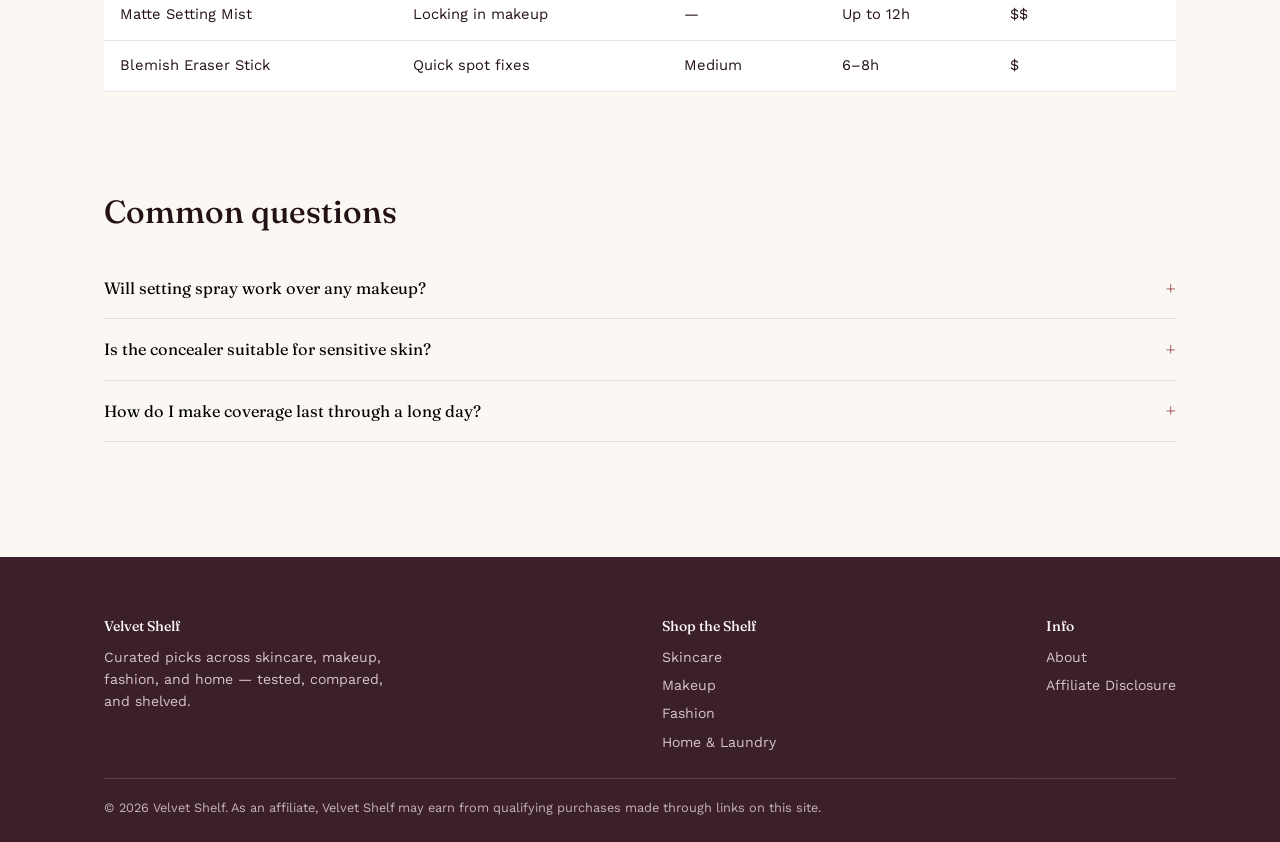
<file: makeup.html>
<!DOCTYPE html>
<html lang="en">
<head>
<meta charset="UTF-8">
<meta name="viewport" content="width=device-width, initial-scale=1.0">
<title>Makeup Picks — Velvet Shelf</title>
<meta name="description" content="Velvet Shelf's tested makeup picks — long-wear concealers, sculpting sticks, and finishes that survive a full day.">

<meta property="og:title" content="Makeup Picks — Velvet Shelf">
<meta property="og:description" content="Tested makeup picks, compared side by side.">
<meta property="og:image" content="/images/og-makeup.jpg">
<meta property="og:url" content="https://www.velvetshelf.com/makeup.html">
<meta property="og:type" content="website">

<meta name="p:domain_verify" content="REPLACE_WITH_YOUR_PINTEREST_CODE">

<script type="application/ld+json">
{
  "@context": "https://schema.org",
  "@type": "ItemList",
  "name": "Velvet Shelf Makeup Picks",
  "itemListElement": [
    { "@type": "Product", "position": 1, "name": "Multi-Use Sculpting Concealer" },
    { "@type": "Product", "position": 2, "name": "All-Day Matte Setting Mist" },
    { "@type": "Product", "position": 3, "name": "Blemish Eraser Stick" }
  ]
}
</script>

<link rel="stylesheet" href="/css/style.css">
</head>
<body class="niche-makeup" data-niche="makeup">

<div class="disclosure-banner">
  This page contains affiliate links — Velvet Shelf may earn a commission on purchases. <a href="/disclosure.html">Learn more</a>
</div>

<header class="site-header">
  <div class="wrap">
    <a href="/index.html" class="logo">
      <img src="/images/logo.png" alt="" class="logo-mark" onerror="this.style.display='none'">
      <span class="logo-text">Velvet <span>Shelf</span></span>
    </a>
    <button class="nav-toggle" aria-expanded="false" aria-controls="main-nav">Menu</button>
    <nav class="main-nav" id="main-nav">
      <ul>
        <li><a href="/index.html">Home</a></li>
        <li><a href="/skincare.html">Skincare</a></li>
        <li><a href="/makeup.html" aria-current="page">Makeup</a></li>
        <li><a href="/fashion.html">Fashion</a></li>
        <li><a href="/laundry.html">Home &amp; Laundry</a></li>
        <li><a href="/about.html">About</a></li>
      </ul>
    </nav>
  </div>
</header>

<section class="hero">
  <div class="wrap hero-grid">
    <div>
      <span class="eyebrow">02 — Makeup</span>
      <h1>Coverage that lasts longer than your patience for touch-ups.</h1>
      <p class="lede">Concealers that don't crease by noon, setting sprays that actually set, and complexion products that photograph the way they look in the mirror.</p>
      <a href="#picks" class="btn">See the Picks</a>
    </div>
    <div class="hero-image hero-carousel" role="region" aria-roledescription="carousel" aria-label="Makeup gallery">
      <div class="hero-carousel-track">
        <div class="hero-carousel-slide">
          <img src="/images/niche-makeup.jpg" alt="Makeup products arranged on a shelf" loading="lazy" width="640" height="480">
        </div>
        <div class="hero-carousel-slide">
          <img src="/images/makeup image 5.jpg" alt="Concealer swatched on skin showing a natural finish" loading="lazy" width="640" height="480">
        </div>
        <div class="hero-carousel-slide">
          <img src="/images/makeup image 1.jpg" alt="Setting spray and complexion products styled together" loading="lazy" width="640" height="480">
        </div>
      </div>
      <button class="carousel-arrow prev" type="button" aria-label="Previous image">&#8249;</button>
      <button class="carousel-arrow next" type="button" aria-label="Next image">&#8250;</button>
      <div class="carousel-dots" role="tablist" aria-label="Slide navigation">
        <button class="dot is-active" type="button" role="tab" aria-selected="true" aria-label="Slide 1"></button>
        <button class="dot" type="button" role="tab" aria-selected="false" aria-label="Slide 2"></button>
        <button class="dot" type="button" role="tab" aria-selected="false" aria-label="Slide 3"></button>
      </div>
    </div>
  </div>
</section>

<div class="shelf-line" aria-hidden="true"></div>

<section class="section" id="picks">
  <div class="wrap">
    <div class="section-head">
      <h2>This month's shelf picks</h2>
      <span class="tag">Best sellers</span>
    </div>

    <div class="product-grid">

      <article class="product-card">
        <figure><img src="/images/makeup image 3.jpg" alt="Multi-Use Sculpting Concealer" loading="lazy"></figure>
        <div class="body">
          <span class="shelf-tag">Full coverage</span>
          <h3>nail art and cosmetic storage box</h3>
          <ul class="benefits">
            <li>makeup storage </li>
            <li>Waterproof and sweat-proof</li>
            <li>Blends with fingertip or sponge</li>
          </ul>
          <div class="price-row">
            <span class="rating">★★★★☆ 4.5</span>
            <a class="btn" rel="sponsored noopener" target="_blank" data-product="Multi-Use Sculpting Concealer" data-niche="makeup" href="https://s.click.aliexpress.com/e/_c4FRKINp">Check Price</a>
          </div>
        </div>
      </article>

      <article class="product-card">
        <figure><img src="/images/makeup image 1.jpg" alt="All-Day Matte Setting Mist" loading="lazy"></figure>
        <div class="body">
          <span class="shelf-tag">12H wear</span>
          <h3>26-hole acrylic nail brush and makeup organiser</h3>
          <ul class="benefits">
            <li>Locks makeup for up to 12 hours</li>
            <li>Refreshes without disturbing base</li>
            <li>fine makeup storage</li>
          </ul>
          <div class="price-row">
            <span class="rating">★★★★★ 4.7</span>
            <a class="btn" rel="sponsored noopener" target="_blank" data-product="All-Day Matte Setting Mist" data-niche="makeup" href="https://s.click.aliexpress.com/e/_c4mbvJrZ">Check Price</a>
          </div>
        </div>
      </article>

      <article class="product-card">
        <figure><img src="/images/makeup image 5.jpg" alt="Blemish Eraser Stick" loading="lazy"></figure>
        <div class="body">
          <span class="shelf-tag">On-the-go</span>
          <h3>matte velvet lquid lipstick set</h3>
          <ul class="benefits">
            <li>Spot-corrects in seconds</li>
            <li>Fits in any bag</li>
            <li>friendly lip care</li>
          </ul>
          <div class="price-row">
            <span class="rating">★★★★☆ 4.4</span>
            <a class="btn" rel="sponsored noopener" target="_blank" data-product="Blemish Eraser Stick" data-niche="makeup" href="https://s.click.aliexpress.com/e/_c38Qb23N">Check Price</a>
          </div>
        </div>
      </article>

    </div>
  </div>
</section>

<section class="section">
  <div class="wrap">
    <div class="section-head"><h2>Side-by-side comparison</h2></div>
    <div class="compare-table-wrap">
      <table class="compare">
        <thead>
          <tr><th>Product</th><th>Best for</th><th>Coverage</th><th>Wear time</th><th>Price range</th></tr>
        </thead>
        <tbody>
          <tr><td>Sculpting Concealer</td><td>Full-coverage days</td><td>Full</td><td>Up to 10h</td><td>$$</td></tr>
          <tr><td>Matte Setting Mist</td><td>Locking in makeup</td><td>—</td><td>Up to 12h</td><td>$$</td></tr>
          <tr><td>Blemish Eraser Stick</td><td>Quick spot fixes</td><td>Medium</td><td>6–8h</td><td>$</td></tr>
        </tbody>
      </table>
    </div>
  </div>
</section>

<section class="section">
  <div class="wrap">
    <div class="section-head"><h2>Common questions</h2></div>

    <div class="faq-item" data-open="false">
      <button class="faq-q" aria-expanded="false"><span>Will setting spray work over any makeup?</span><span class="icon">+</span></button>
      <div class="faq-a"><p>Most setting mists work over any complexion base, but results are best on a fully blended, slightly dried-down look rather than freshly applied wet products.</p></div>
    </div>
    <div class="faq-item" data-open="false">
      <button class="faq-q" aria-expanded="false"><span>Is the concealer suitable for sensitive skin?</span><span class="icon">+</span></button>
      <div class="faq-a"><p>The formula is fragrance-conscious, but as with any new product, patch testing on your inner arm 24 hours before full-face use is recommended if you have known sensitivities.</p></div>
    </div>
    <div class="faq-item" data-open="false">
      <button class="faq-q" aria-expanded="false"><span>How do I make coverage last through a long day?</span><span class="icon">+</span></button>
      <div class="faq-a"><p>Layer thin coats rather than one heavy application, set with mist or powder at the T-zone, and carry the blemish stick for any midday touch-ups rather than reapplying full coverage.</p></div>
    </div>
  </div>
</section>

<div class="sticky-cta">
  <div class="wrap" style="display:flex; justify-content:space-between; align-items:center; gap:1rem;">
    <span style="color:#F1E4E0; font-size:0.9rem;">Shop this month's makeup edit</span>
    <a href="#picks" class="btn" style="background:var(--accent-makeup); border-color:var(--accent-makeup);">View Picks</a>
  </div>
</div>

<footer class="site-footer">
  <div class="wrap">
    <div class="cols">
      <div>
        <h4>Velvet Shelf</h4>
        <p style="max-width:32ch; opacity:0.85;">Curated picks across skincare, makeup, fashion, and home — tested, compared, and shelved.</p>
      </div>
      <div>
        <h4>Shop the Shelf</h4>
        <ul>
          <li><a href="/skincare.html">Skincare</a></li>
          <li><a href="/makeup.html">Makeup</a></li>
          <li><a href="/fashion.html">Fashion</a></li>
          <li><a href="/laundry.html">Home &amp; Laundry</a></li>
        </ul>
      </div>
      <div>
        <h4>Info</h4>
        <ul>
          <li><a href="/about.html">About</a></li>
          <li><a href="/disclosure.html">Affiliate Disclosure</a></li>
        </ul>
      </div>
    </div>
    <div class="fine-print">© 2026 Velvet Shelf. As an affiliate, Velvet Shelf may earn from qualifying purchases made through links on this site.</div>
  </div>
</footer>

<script src="/js/main.js"></script>
</body>
</html>
</file>
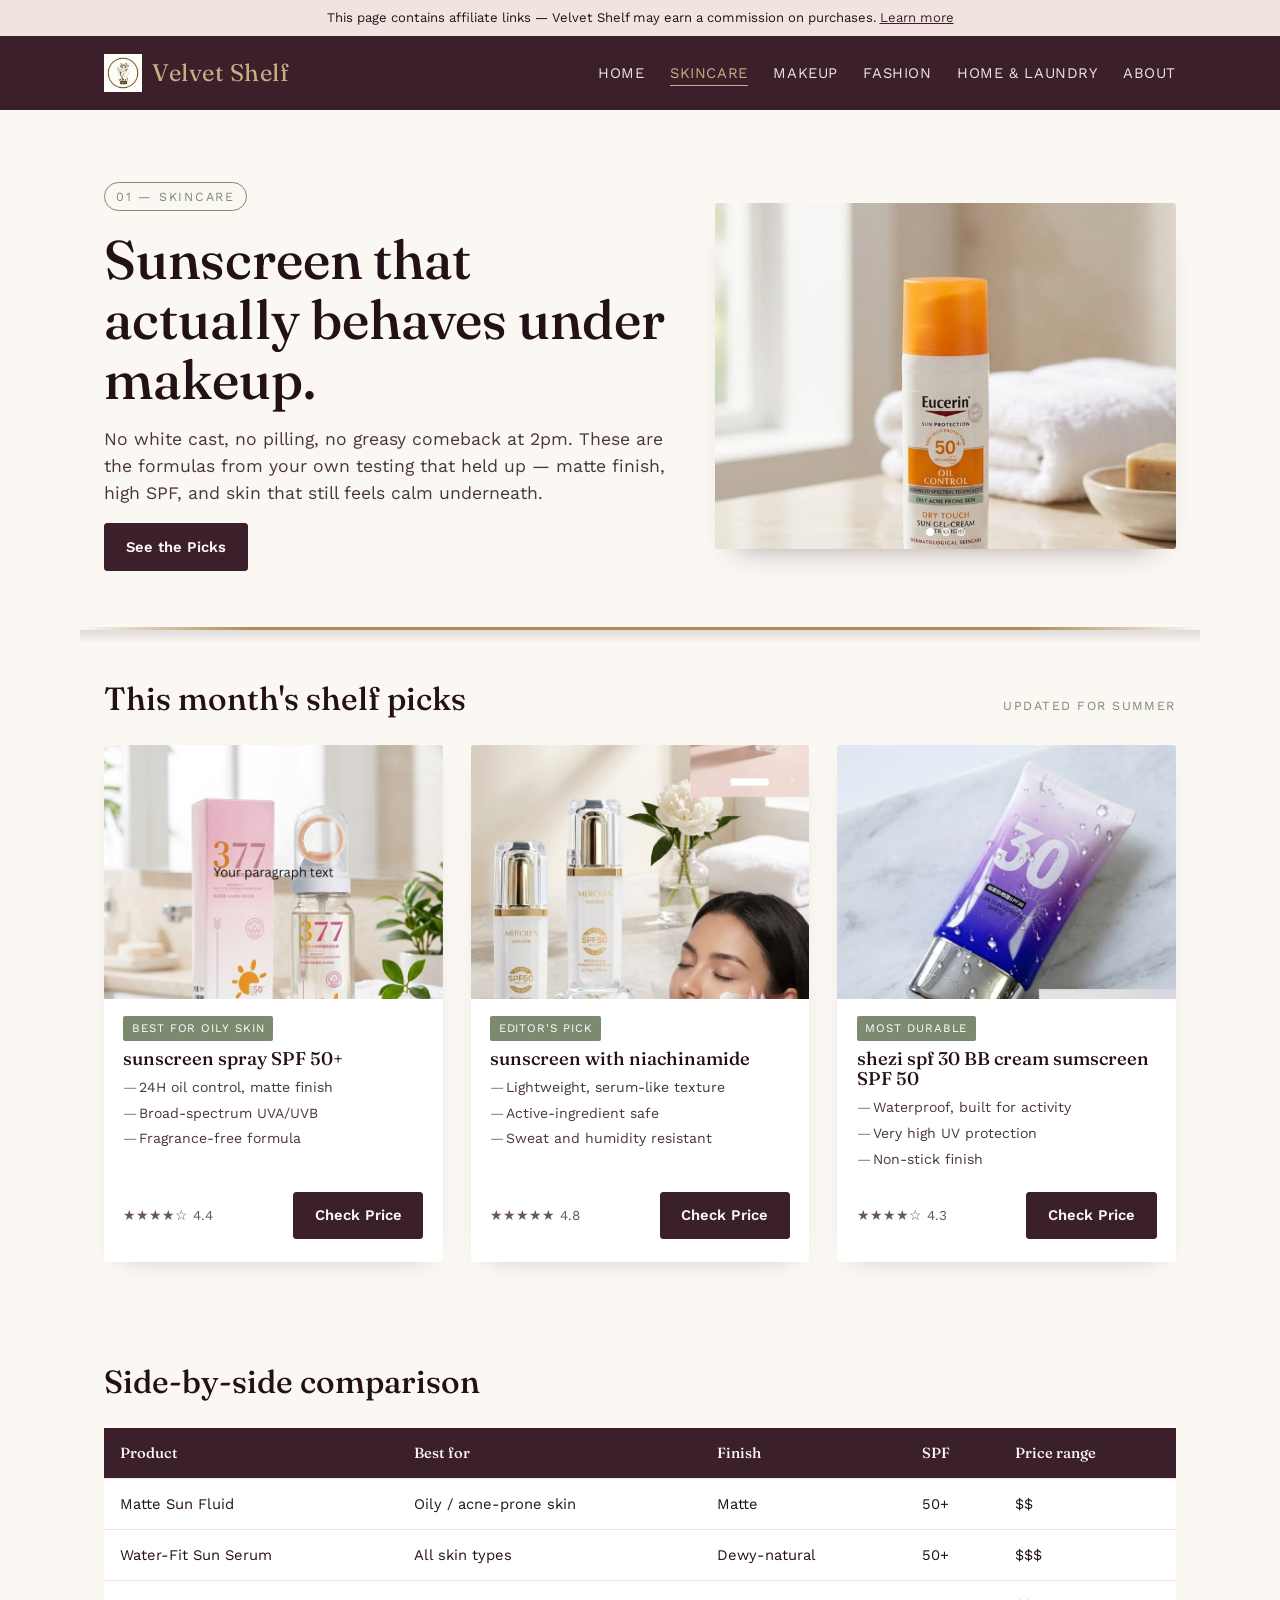
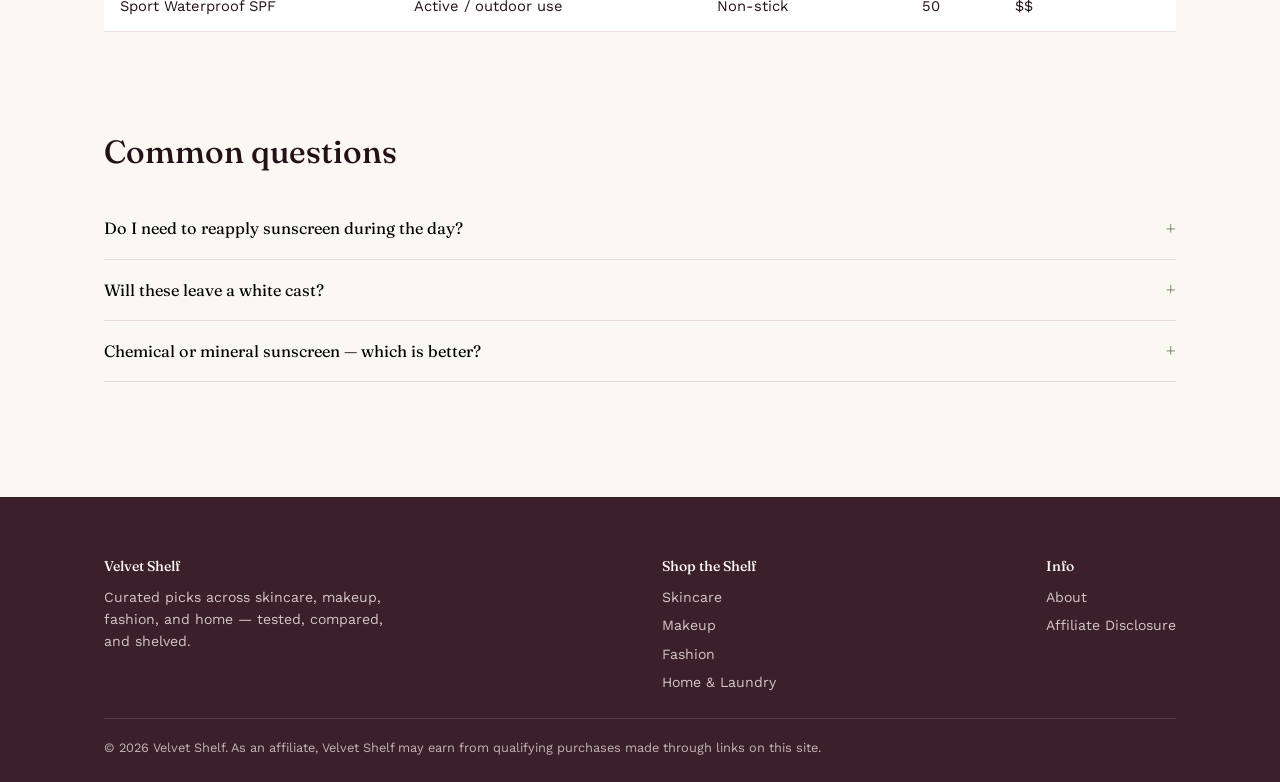
<file: skincare.html>
<!DOCTYPE html>
<html lang="en">
<head>
<meta charset="UTF-8">
<meta name="viewport" content="width=device-width, initial-scale=1.0">
<title>Sun Care &amp; Skincare Picks — Velvet Shelf</title>
<meta name="description" content="Velvet Shelf's tested picks for sunscreen and everyday skincare — matte finish, high SPF, and formulas that actually sit well under makeup.">

<meta property="og:title" content="Sun Care & Skincare Picks — Velvet Shelf">
<meta property="og:description" content="Tested sunscreen and skincare picks, compared side by side.">
<meta property="og:image" content="/images/og-skincare.jpg">
<meta property="og:url" content="https://www.velvetshelf.com/skincare.html">
<meta property="og:type" content="website">

<meta name="p:domain_verify" content="REPLACE_WITH_YOUR_PINTEREST_CODE">

<script type="application/ld+json">
{
  "@context": "https://schema.org",
  "@type": "ItemList",
  "name": "Velvet Shelf Skincare Picks",
  "itemListElement": [
    { "@type": "Product", "position": 1, "name": "Matte Sun Fluid SPF 50+" },
    { "@type": "Product", "position": 2, "name": "Water-Fit Sun Serum SPF 50+" },
    { "@type": "Product", "position": 3, "name": "Sport Waterproof Sunscreen SPF 50" }
  ]
}
</script>

<link rel="stylesheet" href="/css/style.css">
</head>
<body class="niche-skincare" data-niche="skincare">

<div class="disclosure-banner">
  This page contains affiliate links — Velvet Shelf may earn a commission on purchases. <a href="/disclosure.html">Learn more</a>
</div>

<header class="site-header">
  <div class="wrap">
    <a href="/index.html" class="logo">
      <img src="/images/logo.png" alt="" class="logo-mark" onerror="this.style.display='none'">
      <span class="logo-text">Velvet <span>Shelf</span></span>
    </a>
    <button class="nav-toggle" aria-expanded="false" aria-controls="main-nav">Menu</button>
    <nav class="main-nav" id="main-nav">
      <ul>
        <li><a href="/index.html">Home</a></li>
        <li><a href="/skincare.html" aria-current="page">Skincare</a></li>
        <li><a href="/makeup.html">Makeup</a></li>
        <li><a href="/fashion.html">Fashion</a></li>
        <li><a href="/laundry.html">Home &amp; Laundry</a></li>
        <li><a href="/about.html">About</a></li>
      </ul>
    </nav>
  </div>
</header>

<section class="hero">
  <div class="wrap hero-grid">
    <div>
      <span class="eyebrow">01 — Skincare</span>
      <h1>Sunscreen that actually behaves under makeup.</h1>
      <p class="lede">No white cast, no pilling, no greasy comeback at 2pm. These are the formulas from your own testing that held up — matte finish, high SPF, and skin that still feels calm underneath.</p>
      <a href="#picks" class="btn">See the Picks</a>
    </div>
    <div class="hero-image hero-carousel" role="region" aria-roledescription="carousel" aria-label="Skincare gallery">
      <div class="hero-carousel-track">
        <div class="hero-carousel-slide">
          <img src="/images/skin care image.jpg" alt="Sunscreen and skincare bottles arranged on a shelf" loading="lazy" width="640" height="480">
        </div>
        <div class="hero-carousel-slide">
          <img src="/images/skin care image 4.jpg" alt="Sunscreen swatched on skin showing a clear finish" loading="lazy" width="640" height="480">
        </div>
        <div class="hero-carousel-slide">
          <img src="/images/skin care image 3.jpg" alt="Skincare routine flat lay with serum and moisturizer" loading="lazy" width="640" height="480">
        </div>
      </div>
      <button class="carousel-arrow prev" type="button" aria-label="Previous image">&#8249;</button>
      <button class="carousel-arrow next" type="button" aria-label="Next image">&#8250;</button>
      <div class="carousel-dots" role="tablist" aria-label="Slide navigation">
        <button class="dot is-active" type="button" role="tab" aria-selected="true" aria-label="Slide 1"></button>
        <button class="dot" type="button" role="tab" aria-selected="false" aria-label="Slide 2"></button>
        <button class="dot" type="button" role="tab" aria-selected="false" aria-label="Slide 3"></button>
      </div>
    </div>
  </div>
</section>

<div class="shelf-line" aria-hidden="true"></div>

<section class="section" id="picks">
  <div class="wrap">
    <div class="section-head">
      <h2>This month's shelf picks</h2>
      <span class="tag">Updated for summer</span>
    </div>

    <div class="product-grid">

      <article class="product-card">
        <figure><img src="/images/niche-skincare.jpg" alt="Matte Sun Fluid SPF 50+" loading="lazy"></figure>
        <div class="body">
          <span class="shelf-tag">Best for oily skin</span>
          <h3>sunscreen spray SPF 50+</h3>
          <ul class="benefits">
            <li>24H oil control, matte finish</li>
            <li>Broad-spectrum UVA/UVB</li>
            <li>Fragrance-free formula</li>
          </ul>
          <div class="price-row">
            <span class="rating">★★★★☆ 4.4</span>
            <a class="btn" rel="sponsored noopener" target="_blank" data-product="Matte Sun Fluid SPF 50+" data-niche="skincare" href="https://s.click.aliexpress.com/e/_c4ctaUGf">Check Price</a>
          </div>
        </div>
      </article>

      <article class="product-card">
        <figure><img src="/images/skin care image 3.jpg" alt="Water-Fit Sun Serum SPF 50+" loading="lazy"></figure>
        <div class="body">
          <span class="shelf-tag">Editor's pick</span>
          <h3>sunscreen with niachinamide</h3>
          <ul class="benefits">
            <li>Lightweight, serum-like texture</li>
            <li>Active-ingredient safe</li>
            <li>Sweat and humidity resistant</li>
          </ul>
          <div class="price-row">
            <span class="rating">★★★★★ 4.8</span>
            <a class="btn" rel="sponsored noopener" target="_blank" data-product="Water-Fit Sun Serum SPF 50+" data-niche="skincare" href="https://s.click.aliexpress.com/e/_c3vT6CiF">Check Price</a>
          </div>
        </div>
      </article>

      <article class="product-card">
        <figure><img src="/images/skin care image 4.jpg" alt="Sport Waterproof Sunscreen SPF 50" loading="lazy"></figure>
        <div class="body">
          <span class="shelf-tag">Most durable</span>
          <h3>shezi spf 30 BB cream sumscreen SPF 50</h3>
          <ul class="benefits">
            <li>Waterproof, built for activity</li>
            <li>Very high UV protection</li>
            <li>Non-stick finish</li>
          </ul>
          <div class="price-row">
            <span class="rating">★★★★☆ 4.3</span>
            <a class="btn" rel="sponsored noopener" target="_blank" data-product="Sport Waterproof Sunscreen SPF 50" data-niche="skincare" href="https://s.click.aliexpress.com/e/_c4eQQY5p">Check Price</a>
          </div>
        </div>
      </article>

    </div>
  </div>
</section>

<section class="section">
  <div class="wrap">
    <div class="section-head"><h2>Side-by-side comparison</h2></div>
    <div class="compare-table-wrap">
      <table class="compare">
        <thead>
          <tr><th>Product</th><th>Best for</th><th>Finish</th><th>SPF</th><th>Price range</th></tr>
        </thead>
        <tbody>
          <tr><td>Matte Sun Fluid</td><td>Oily / acne-prone skin</td><td>Matte</td><td>50+</td><td>$$</td></tr>
          <tr><td>Water-Fit Sun Serum</td><td>All skin types</td><td>Dewy-natural</td><td>50+</td><td>$$$</td></tr>
          <tr><td>Sport Waterproof SPF</td><td>Active / outdoor use</td><td>Non-stick</td><td>50</td><td>$$</td></tr>
        </tbody>
      </table>
    </div>
  </div>
</section>

<section class="section">
  <div class="wrap">
    <div class="section-head"><h2>Common questions</h2></div>

    <div class="faq-item" data-open="false">
      <button class="faq-q" aria-expanded="false"><span>Do I need to reapply sunscreen during the day?</span><span class="icon">+</span></button>
      <div class="faq-a"><p>Yes — most sunscreens, including the picks above, are effective for roughly 2 hours of direct sun exposure or after swimming/heavy sweating. Reapplying over makeup is easiest with a stick or mist format.</p></div>
    </div>
    <div class="faq-item" data-open="false">
      <button class="faq-q" aria-expanded="false"><span>Will these leave a white cast?</span><span class="icon">+</span></button>
      <div class="faq-a"><p>The picks above were selected specifically for minimal white cast on a range of skin tones, but formula behavior can vary by individual skin chemistry — patch testing a small amount first is always a good idea.</p></div>
    </div>
    <div class="faq-item" data-open="false">
      <button class="faq-q" aria-expanded="false"><span>Chemical or mineral sunscreen — which is better?</span><span class="icon">+</span></button>
      <div class="faq-a"><p>Both protect effectively when applied correctly. Mineral formulas tend to suit sensitive skin better, while chemical formulas often feel lighter and blend more invisibly.</p></div>
    </div>
  </div>
</section>

<div class="sticky-cta">
  <div class="wrap" style="display:flex; justify-content:space-between; align-items:center; gap:1rem;">
    <span style="color:#F1E4E0; font-size:0.9rem;">Shop this month's skincare edit</span>
    <a href="#picks" class="btn" style="background:var(--accent-skincare); border-color:var(--accent-skincare);">View Picks</a>
  </div>
</div>

<footer class="site-footer">
  <div class="wrap">
    <div class="cols">
      <div>
        <h4>Velvet Shelf</h4>
        <p style="max-width:32ch; opacity:0.85;">Curated picks across skincare, makeup, fashion, and home — tested, compared, and shelved.</p>
      </div>
      <div>
        <h4>Shop the Shelf</h4>
        <ul>
          <li><a href="/skincare.html">Skincare</a></li>
          <li><a href="/makeup.html">Makeup</a></li>
          <li><a href="/fashion.html">Fashion</a></li>
          <li><a href="/laundry.html">Home &amp; Laundry</a></li>
        </ul>
      </div>
      <div>
        <h4>Info</h4>
        <ul>
          <li><a href="/about.html">About</a></li>
          <li><a href="/disclosure.html">Affiliate Disclosure</a></li>
        </ul>
      </div>
    </div>
    <div class="fine-print">© 2026 Velvet Shelf. As an affiliate, Velvet Shelf may earn from qualifying purchases made through links on this site.</div>
  </div>
</footer>

<script src="/js/main.js"></script>
</body>
</html>
</file>
<file: css/style.css>
/* ==========================================================================
   VELVET SHELF — shared stylesheet
   Design concept: a curated display shelf. Each niche is a different
   "section" of the shelf with its own accent, sitting on a shared
   velvet/brass system. The recurring "shelf line" (brass rule + soft
   shadow) is the signature element tying every page together.
   ========================================================================== */

@import url('https://fonts.googleapis.com/css2?family=Fraunces:opsz,wght@9..144,400;9..144,500;9..144,600&family=Work+Sans:wght@400;500;600&display=swap');

:root {
  /* Core palette */
  --velvet:      #3B1F2B; /* deep plum-wine, primary dark */
  --velvet-ink:  #241118; /* near-black warm ink for body text */
  --blush:       #F1E4E0; /* soft blush surface */
  --cream:       #FBF8F4; /* page background */
  --brass:       #B08D57; /* brass/hardware accent, shared signature color */
  --brass-dim:   #C9AE85;

  /* Section accents — one per niche, "different shelf, same wood" */
  --accent-skincare: #7C8B6F; /* muted sage */
  --accent-makeup:   #A65C5C; /* dusty rose-brick */
  --accent-fashion:  #5B4B7A; /* soft aubergine */
  --accent-laundry:  #4C6B7A; /* dusty slate blue */

  --font-display: 'Fraunces', Georgia, serif;
  --font-body: 'Work Sans', -apple-system, sans-serif;

  --radius: 3px;
  --shelf-shadow: 0 18px 30px -22px rgba(36, 17, 24, 0.45);
}

/* ---------- Reset ---------- */
*, *::before, *::after { box-sizing: border-box; }
html { scroll-behavior: smooth; }
body {
  margin: 0;
  font-family: var(--font-body);
  color: var(--velvet-ink);
  background: var(--cream);
  line-height: 1.55;
  -webkit-font-smoothing: antialiased;
}
img { max-width: 100%; display: block; }
a { color: inherit; }
h1, h2, h3 { font-family: var(--font-display); margin: 0; line-height: 1.1; }
p { margin: 0 0 1rem; }
ul { margin: 0; padding: 0; }
button { font-family: inherit; cursor: pointer; }

:focus-visible {
  outline: 2px solid var(--brass);
  outline-offset: 3px;
}

@media (prefers-reduced-motion: reduce) {
  * { animation-duration: 0.001ms !important; transition-duration: 0.001ms !important; }
}

.wrap {
  max-width: 1120px;
  margin: 0 auto;
  padding: 0 1.5rem;
}

/* ---------- Shelf line — signature divider ---------- */
.shelf-line {
  position: relative;
  height: 3px;
  background: linear-gradient(90deg, transparent, var(--brass) 15%, var(--brass) 85%, transparent);
  margin: 0 auto;
  max-width: 1120px;
}
.shelf-line::after {
  content: "";
  position: absolute;
  top: 3px; left: 0; right: 0;
  height: 14px;
  background: linear-gradient(180deg, rgba(36,17,24,0.12), transparent);
}

/* ---------- Header ---------- */
.site-header {
  background: var(--velvet);
  color: var(--blush);
  padding: 1.1rem 0;
}
.site-header .wrap {
  display: flex;
  align-items: center;
  justify-content: space-between;
  gap: 1rem;
}
.site-header {
  transition: box-shadow 0.25s ease;
}
.site-header.is-scrolled {
  box-shadow: 0 12px 24px -18px rgba(0,0,0,0.55);
}
.logo {
  display: flex;
  align-items: center;
  gap: 0.65rem;
  font-family: var(--font-display);
  font-size: 1.5rem;
  color: var(--cream);
  text-decoration: none;
  letter-spacing: 0.02em;
}
/* Reserved space for the Velvet Shelf logo image — drop your file at
   /images/logo.png (or update the src below) and it will appear here
   automatically. Until then this space stays empty and the wordmark
   carries the header on its own. */
.logo-mark {
  display: block;
  height: 38px;
  width: 38px;
  object-fit: contain;
  flex-shrink: 0;
}
.logo-mark[src=""],
.logo-mark:not([src]) {
  display: none;
}
.logo-text { line-height: 1; }
.logo span { color: var(--brass-dim); }

.nav-toggle {
  display: none;
  background: none;
  border: 1px solid var(--brass-dim);
  color: var(--cream);
  padding: 0.4rem 0.7rem;
  border-radius: var(--radius);
}

.main-nav ul {
  display: flex;
  gap: 1.6rem;
  list-style: none;
}
.main-nav a {
  text-decoration: none;
  font-size: 0.92rem;
  letter-spacing: 0.04em;
  text-transform: uppercase;
  color: var(--blush);
  border-bottom: 1px solid transparent;
  padding-bottom: 3px;
  transition: border-color 0.2s ease, color 0.2s ease;
}
.main-nav a:hover,
.main-nav a[aria-current="page"] {
  color: var(--brass-dim);
  border-color: var(--brass-dim);
}

@media (max-width: 720px) {
  .nav-toggle { display: inline-block; }
  .main-nav {
    display: none;
    width: 100%;
  }
  .main-nav.open { display: block; }
  .site-header .wrap { flex-wrap: wrap; }
  .main-nav ul {
    flex-direction: column;
    gap: 0.9rem;
    padding: 1rem 0 0.3rem;
  }
}

/* ---------- Disclosure banner ---------- */
.disclosure-banner {
  background: var(--blush);
  color: var(--velvet-ink);
  font-size: 0.82rem;
  text-align: center;
  padding: 0.5rem 1rem;
}
.disclosure-banner a { text-decoration: underline; color: var(--velvet); }

/* ---------- Hero ---------- */
.hero {
  padding: 4.5rem 0 3.5rem;
}
.hero .eyebrow {
  display: inline-block;
  font-size: 0.78rem;
  letter-spacing: 0.14em;
  text-transform: uppercase;
  color: var(--accent, var(--brass));
  border: 1px solid var(--accent, var(--brass));
  padding: 0.25rem 0.7rem;
  border-radius: 999px;
  margin-bottom: 1.2rem;
}
.hero h1 {
  font-size: clamp(2.1rem, 4.5vw, 3.4rem);
  font-weight: 500;
  max-width: 18ch;
  margin-bottom: 1rem;
}
.hero .lede {
  font-size: 1.1rem;
  max-width: 55ch;
  color: #4a3540;
}
.hero-grid {
  display: grid;
  grid-template-columns: 1.1fr 0.9fr;
  gap: 3rem;
  align-items: center;
}
.hero-image {
  border-radius: var(--radius);
  overflow: hidden;
  box-shadow: var(--shelf-shadow);
}
@media (max-width: 860px) {
  .hero-grid { grid-template-columns: 1fr; }
  .hero-image { order: -1; }
}

/* ---------- Hero image carousel ---------- */
.hero-carousel {
  position: relative;
  aspect-ratio: 4/3;
}
.hero-carousel-track {
  display: flex;
  height: 100%;
  transition: transform 0.55s ease;
}
.hero-carousel-slide {
  min-width: 100%;
  height: 100%;
}
.hero-carousel-slide img {
  width: 100%;
  height: 100%;
  object-fit: cover;
  display: block;
}
.carousel-arrow {
  position: absolute;
  top: 50%;
  transform: translateY(-50%);
  width: 34px;
  height: 34px;
  border-radius: 50%;
  border: none;
  background: rgba(36, 17, 24, 0.5);
  color: #fff;
  font-size: 1.3rem;
  line-height: 1;
  display: flex;
  align-items: center;
  justify-content: center;
  cursor: pointer;
  transition: background 0.2s ease, opacity 0.2s ease;
  opacity: 0;
}
.hero-carousel:hover .carousel-arrow,
.hero-carousel:focus-within .carousel-arrow {
  opacity: 1;
}
.carousel-arrow:hover { background: rgba(36, 17, 24, 0.8); }
.carousel-arrow.prev { left: 0.6rem; }
.carousel-arrow.next { right: 0.6rem; }
.carousel-dots {
  position: absolute;
  bottom: 0.8rem;
  left: 0;
  right: 0;
  display: flex;
  justify-content: center;
  gap: 0.45rem;
}
.carousel-dots .dot {
  width: 8px;
  height: 8px;
  padding: 0;
  border-radius: 50%;
  border: 1px solid rgba(255,255,255,0.9);
  background: rgba(255,255,255,0.35);
  cursor: pointer;
}
.carousel-dots .dot.is-active { background: #fff; }
@media (max-width: 860px) {
  .hero-carousel { aspect-ratio: 4/3; }
}

/* ---------- Card hover polish ---------- */
.product-card {
  transition: transform 0.2s ease, box-shadow 0.2s ease;
}
.product-card:hover {
  transform: translateY(-4px);
  box-shadow: 0 16px 28px -18px rgba(36,17,24,0.4);
}
.niche-card img {
  transition: transform 0.4s ease;
}
.niche-card:hover img {
  transform: scale(1.05);
}

/* ---------- Section titles ---------- */
.section {
  padding: 3.2rem 0;
}
.section-head {
  display: flex;
  align-items: baseline;
  justify-content: space-between;
  gap: 1rem;
  margin-bottom: 1.8rem;
  flex-wrap: wrap;
}
.section-head h2 {
  font-size: clamp(1.5rem, 3vw, 2rem);
  font-weight: 500;
}
.section-head .tag {
  font-size: 0.78rem;
  letter-spacing: 0.12em;
  text-transform: uppercase;
  color: var(--accent, var(--brass));
}

/* ---------- Product grid / cards ---------- */
.product-grid {
  display: grid;
  grid-template-columns: repeat(3, 1fr);
  gap: 1.75rem;
}
@media (max-width: 900px) { .product-grid { grid-template-columns: repeat(2, 1fr); } }
@media (max-width: 600px) { .product-grid { grid-template-columns: 1fr; } }

.product-card {
  background: #fff;
  border-radius: var(--radius);
  overflow: hidden;
  box-shadow: 0 10px 24px -18px rgba(36,17,24,0.35);
  display: flex;
  flex-direction: column;
}
.product-card figure { margin: 0; aspect-ratio: 4/3; overflow: hidden; background: var(--blush); }
.product-card img { width: 100%; height: 100%; object-fit: cover; }
.product-card .body { padding: 1.1rem 1.2rem 1.4rem; display: flex; flex-direction: column; gap: 0.5rem; flex: 1; }
.product-card .shelf-tag {
  align-self: flex-start;
  font-size: 0.72rem;
  letter-spacing: 0.08em;
  text-transform: uppercase;
  background: var(--accent, var(--brass));
  color: #fff;
  padding: 0.2rem 0.55rem;
  border-radius: 2px;
}
.product-card h3 { font-size: 1.15rem; font-weight: 500; }
.product-card .benefits { list-style: none; font-size: 0.88rem; color: #4a3540; }
.product-card .benefits li { padding-left: 1rem; position: relative; margin-bottom: 0.25rem; }
.product-card .benefits li::before {
  content: "—";
  position: absolute; left: 0; color: var(--accent, var(--brass));
}
.product-card .price-row {
  display: flex; align-items: center; justify-content: space-between;
  margin-top: auto;
  padding-top: 0.6rem;
}
.product-card .rating { font-size: 0.85rem; color: #6a5560; }

/* ---------- CTA button ---------- */
.btn {
  display: inline-block;
  font-size: 0.92rem;
  font-weight: 600;
  text-decoration: none;
  text-align: center;
  padding: 0.7rem 1.3rem;
  border-radius: var(--radius);
  background: var(--velvet);
  color: var(--cream);
  border: 1px solid var(--velvet);
  transition: background 0.2s ease, color 0.2s ease;
}
.btn:hover { background: var(--accent, var(--brass)); border-color: var(--accent, var(--brass)); }
.btn-outline {
  background: transparent;
  color: var(--velvet);
  border: 1px solid var(--velvet);
}
.btn-outline:hover { background: var(--velvet); color: var(--cream); }
.btn-block { display: block; width: 100%; }

/* ---------- Comparison table ---------- */
.compare-table-wrap { overflow-x: auto; }
table.compare {
  width: 100%;
  border-collapse: collapse;
  background: #fff;
  font-size: 0.92rem;
  min-width: 560px;
}
table.compare th, table.compare td {
  padding: 0.85rem 1rem;
  text-align: left;
  border-bottom: 1px solid #ece2e6;
}
table.compare thead th {
  background: var(--velvet);
  color: var(--cream);
  font-family: var(--font-display);
  font-weight: 500;
}
table.compare tbody tr:hover { background: var(--blush); }

/* ---------- FAQ accordion ---------- */
.faq-item {
  border-bottom: 1px solid #e6d9de;
}
.faq-q {
  width: 100%;
  background: none;
  border: none;
  text-align: left;
  padding: 1.1rem 0;
  font-size: 1.02rem;
  font-family: var(--font-display);
  display: flex;
  justify-content: space-between;
  align-items: center;
  gap: 1rem;
}
.faq-q .icon { color: var(--accent, var(--brass)); font-size: 1.3rem; transition: transform 0.2s ease; }
.faq-item[data-open="true"] .icon { transform: rotate(45deg); }
.faq-a {
  max-height: 0;
  overflow: hidden;
  transition: max-height 0.25s ease;
  color: #4a3540;
  font-size: 0.94rem;
}
.faq-a p { padding-bottom: 1.1rem; }

/* ---------- Niche nav cards (homepage) ---------- */
.niche-grid {
  display: grid;
  grid-template-columns: repeat(4, 1fr);
  gap: 1.5rem;
}
@media (max-width: 900px) { .niche-grid { grid-template-columns: repeat(2, 1fr); } }
@media (max-width: 560px) { .niche-grid { grid-template-columns: 1fr; } }
.niche-card {
  position: relative;
  border-radius: var(--radius);
  overflow: hidden;
  aspect-ratio: 3/4;
  text-decoration: none;
  color: #fff;
  display: flex;
  align-items: flex-end;
  box-shadow: var(--shelf-shadow);
}
.niche-card img { position: absolute; inset: 0; width: 100%; height: 100%; object-fit: cover; }
.niche-card::before {
  content: "";
  position: absolute; inset: 0;
  background: linear-gradient(0deg, rgba(36,17,24,0.85) 10%, rgba(36,17,24,0.05) 65%);
}
.niche-card .label {
  position: relative;
  padding: 1.2rem;
}
.niche-card .label .tag {
  display: block;
  font-size: 0.72rem;
  letter-spacing: 0.1em;
  text-transform: uppercase;
  color: var(--brass-dim);
  margin-bottom: 0.3rem;
}
.niche-card .label h3 { font-size: 1.3rem; font-weight: 500; }

/* ---------- Sticky mobile CTA ---------- */
.sticky-cta {
  position: fixed;
  left: 0; right: 0; bottom: 0;
  z-index: 40;
  background: var(--velvet);
  padding: 0.7rem 1rem;
  display: none;
  box-shadow: 0 -8px 20px rgba(0,0,0,0.2);
}
@media (max-width: 720px) {
  .sticky-cta.is-active { display: block; }
}

/* ---------- Footer ---------- */
.site-footer {
  background: var(--velvet);
  color: var(--blush);
  margin-top: 4rem;
  padding: 2.5rem 0 1.5rem;
  font-size: 0.88rem;
}
.site-footer .cols {
  display: flex;
  flex-wrap: wrap;
  gap: 2rem;
  justify-content: space-between;
  margin-bottom: 1.5rem;
}
.site-footer h4 {
  font-family: var(--font-display);
  color: var(--cream);
  font-weight: 500;
  margin-bottom: 0.6rem;
}
.site-footer ul { list-style: none; display: flex; flex-direction: column; gap: 0.4rem; }
.site-footer a { text-decoration: none; color: var(--blush); opacity: 0.85; }
.site-footer a:hover { opacity: 1; text-decoration: underline; }
.site-footer .fine-print {
  border-top: 1px solid rgba(241,228,224,0.2);
  padding-top: 1.2rem;
  opacity: 0.75;
  font-size: 0.8rem;
}

/* ---------- Per-niche accent mapping ---------- */
body.niche-skincare { --accent: var(--accent-skincare); }
body.niche-makeup   { --accent: var(--accent-makeup); }
body.niche-fashion  { --accent: var(--accent-fashion); }
body.niche-laundry  { --accent: var(--accent-laundry); }

/* ---------- Utility ---------- */
.text-center { text-align: center; }
.mt-0 { margin-top: 0; }
</file>
